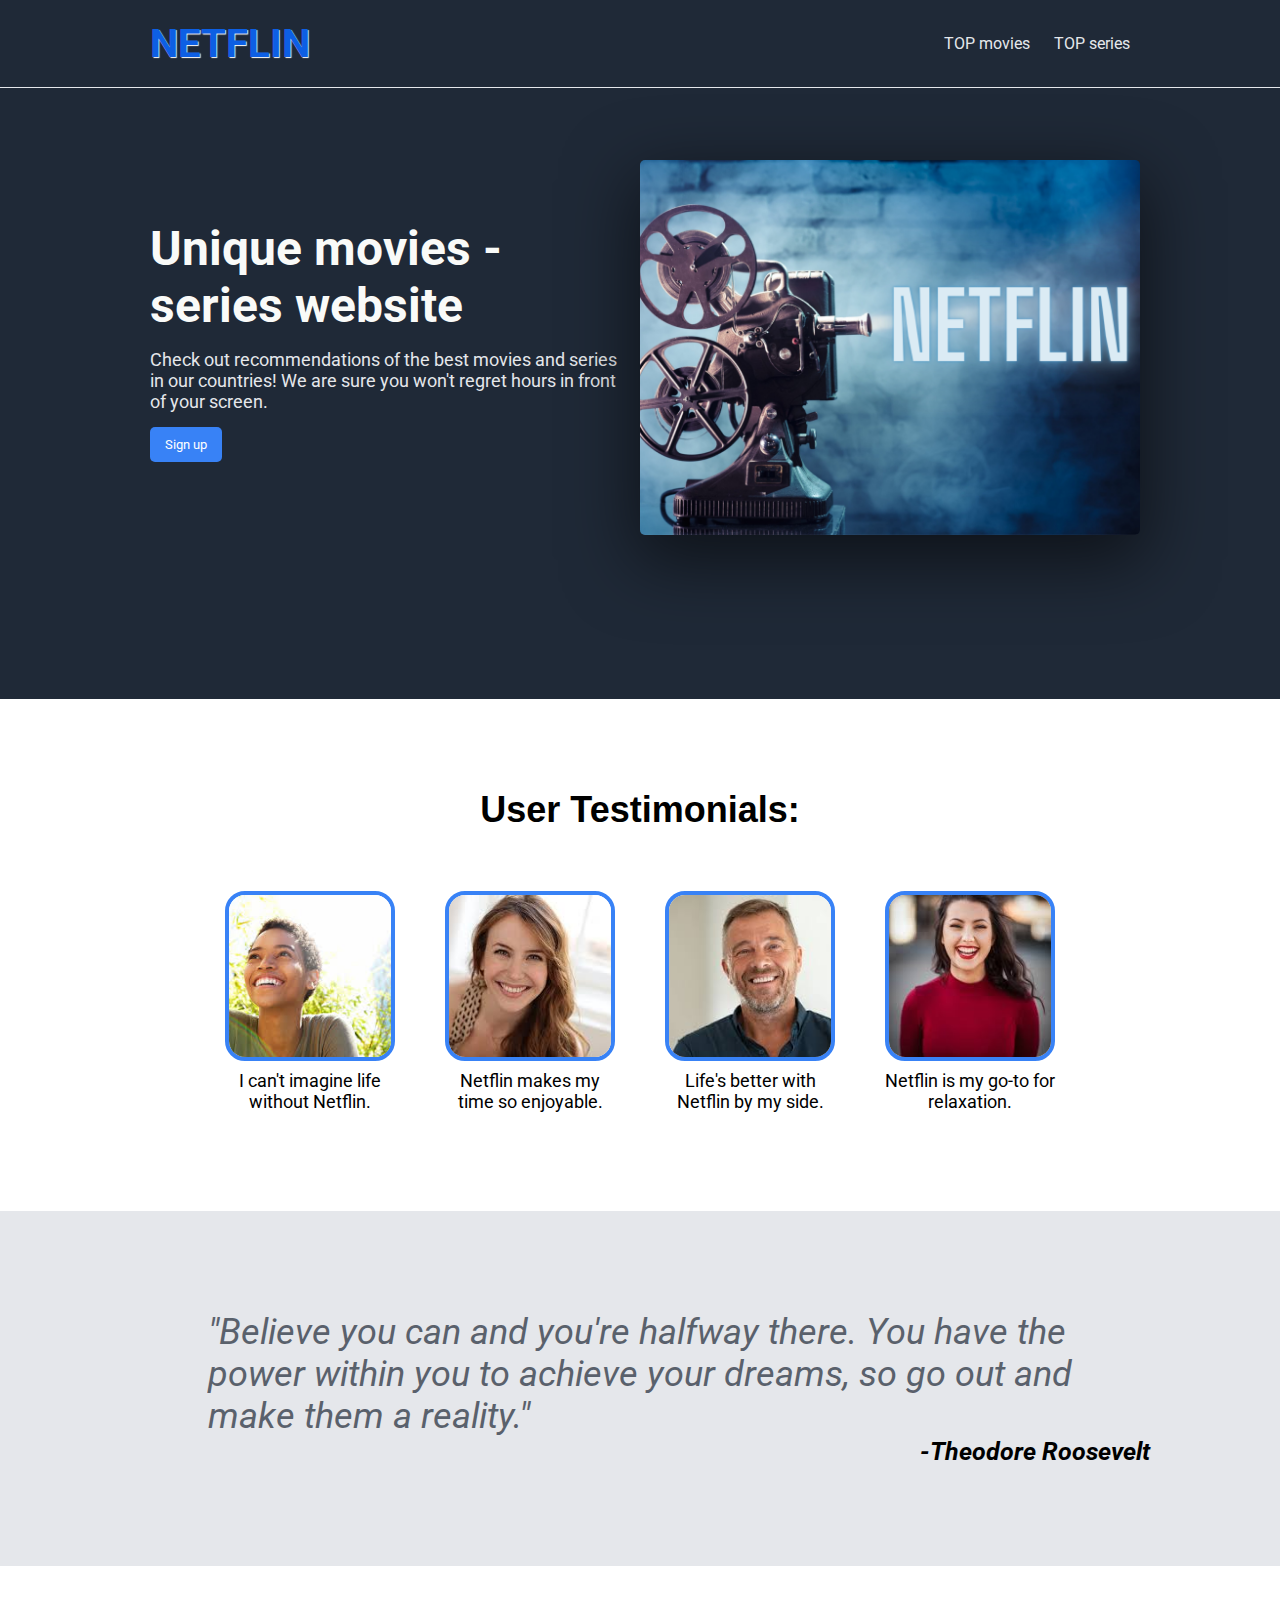
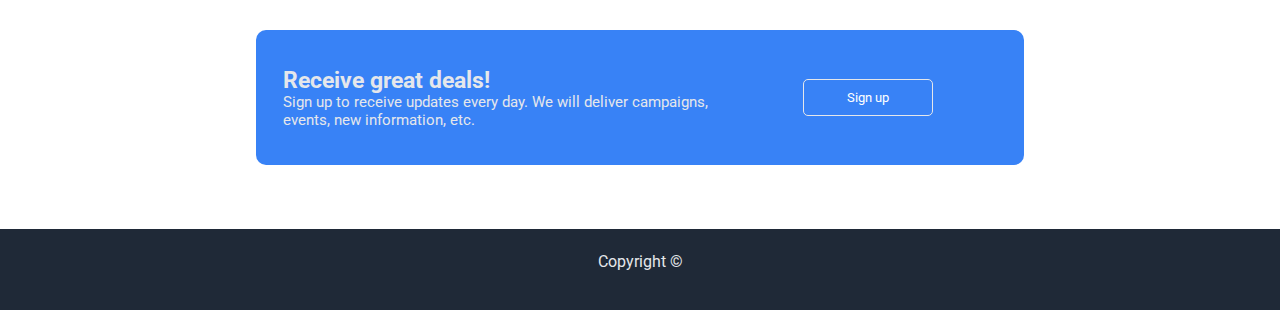
<file: index.html>
<!DOCTYPE html>
<html lang="en">
    <head>
        <meta charset="UTF-8" />
        <meta http-equiv="X-UA-Compatible" content="IE=edge" />
        <meta name="viewport" content="width=device-width, initial-scale=1.0" />
        <title>NETFLIN</title>
        <link rel="preconnect" href="https://fonts.googleapis.com" />
        <link rel="preconnect" href="https://fonts.gstatic.com" crossorigin />
        <link
            href="https://fonts.googleapis.com/css2?family=Roboto:wght@300;400&display=swap"
            rel="stylesheet" />
        <link rel="stylesheet" href="./styles/style.css" />
    </head>
    <body>
        <nav>
            <h2 class="logo">NETFLIN</h2>
            <div class="links">
                <a href="./pages/movies.html">TOP movies</a>
                <a href="./pages/series.html">TOP series</a>
            </div>
        </nav>
        <header>
            <div class="about-page">
                <div class="about-info">
                    <h1>Unique movies - series website</h1>
                    <p>
                        Check out recommendations of the best movies and series
                        in our countries! We are sure you won't regret hours in
                        front of your screen.
                    </p>
                    <button>Sign up</button>
                </div>
                <div class="cinema-image">
                    <img src="images/netflin.png" alt="cinema-img" />
                </div>
            </div>
        </header>
        <!-- RANDOM-COlUMNS SECTION -->
        <section class="user-testimonials">
            <h1>User Testimonials:</h1>
            <div class="random-columns">
                <figure>
                    <img src="./images/user1.jpg" />
                    <figcaption>
                        I can't imagine life without Netflin.
                    </figcaption>
                </figure>
                <figure>
                    <img src="./images/user2.jpg" />
                    <figcaption>Netflin makes my time so enjoyable.</figcaption>
                </figure>
                <figure>
                    <img src="./images/user4.jpg" />
                    <figcaption>
                        Life's better with Netflin by my side.
                    </figcaption>
                </figure>
                <figure>
                    <img src="./images/user3.jpg" />
                    <figcaption>Netflin is my go-to for relaxation.</figcaption>
                </figure>
            </div>
        </section>
        <!-- quote section -->
        <section class="quote">
            <p>
                "Believe you can and you're halfway there. You have the power
                within you to achieve your dreams, so go out and make them a
                reality."
            </p>
            <span class="author"><strong>-Theodore Roosevelt</strong></span>
        </section>
        <!-- sign up -->
        <section>
            <div class="box">
                <div class="box-1" id="box-1">
                    <h2 id="1-box">Receive great deals!</h2>
                    <p id="1-box">
                        Sign up to receive updates every day. We will deliver
                        campaigns, events, new information, etc.
                    </p>
                </div>
                <div class="box-1 about-info about-page" id="box-1">
                    <button>Sign up</button>
                </div>
            </div>
        </section>
        <footer>
            <p>Copyright ©</p>
        </footer>
    </body>
</html>
</file>
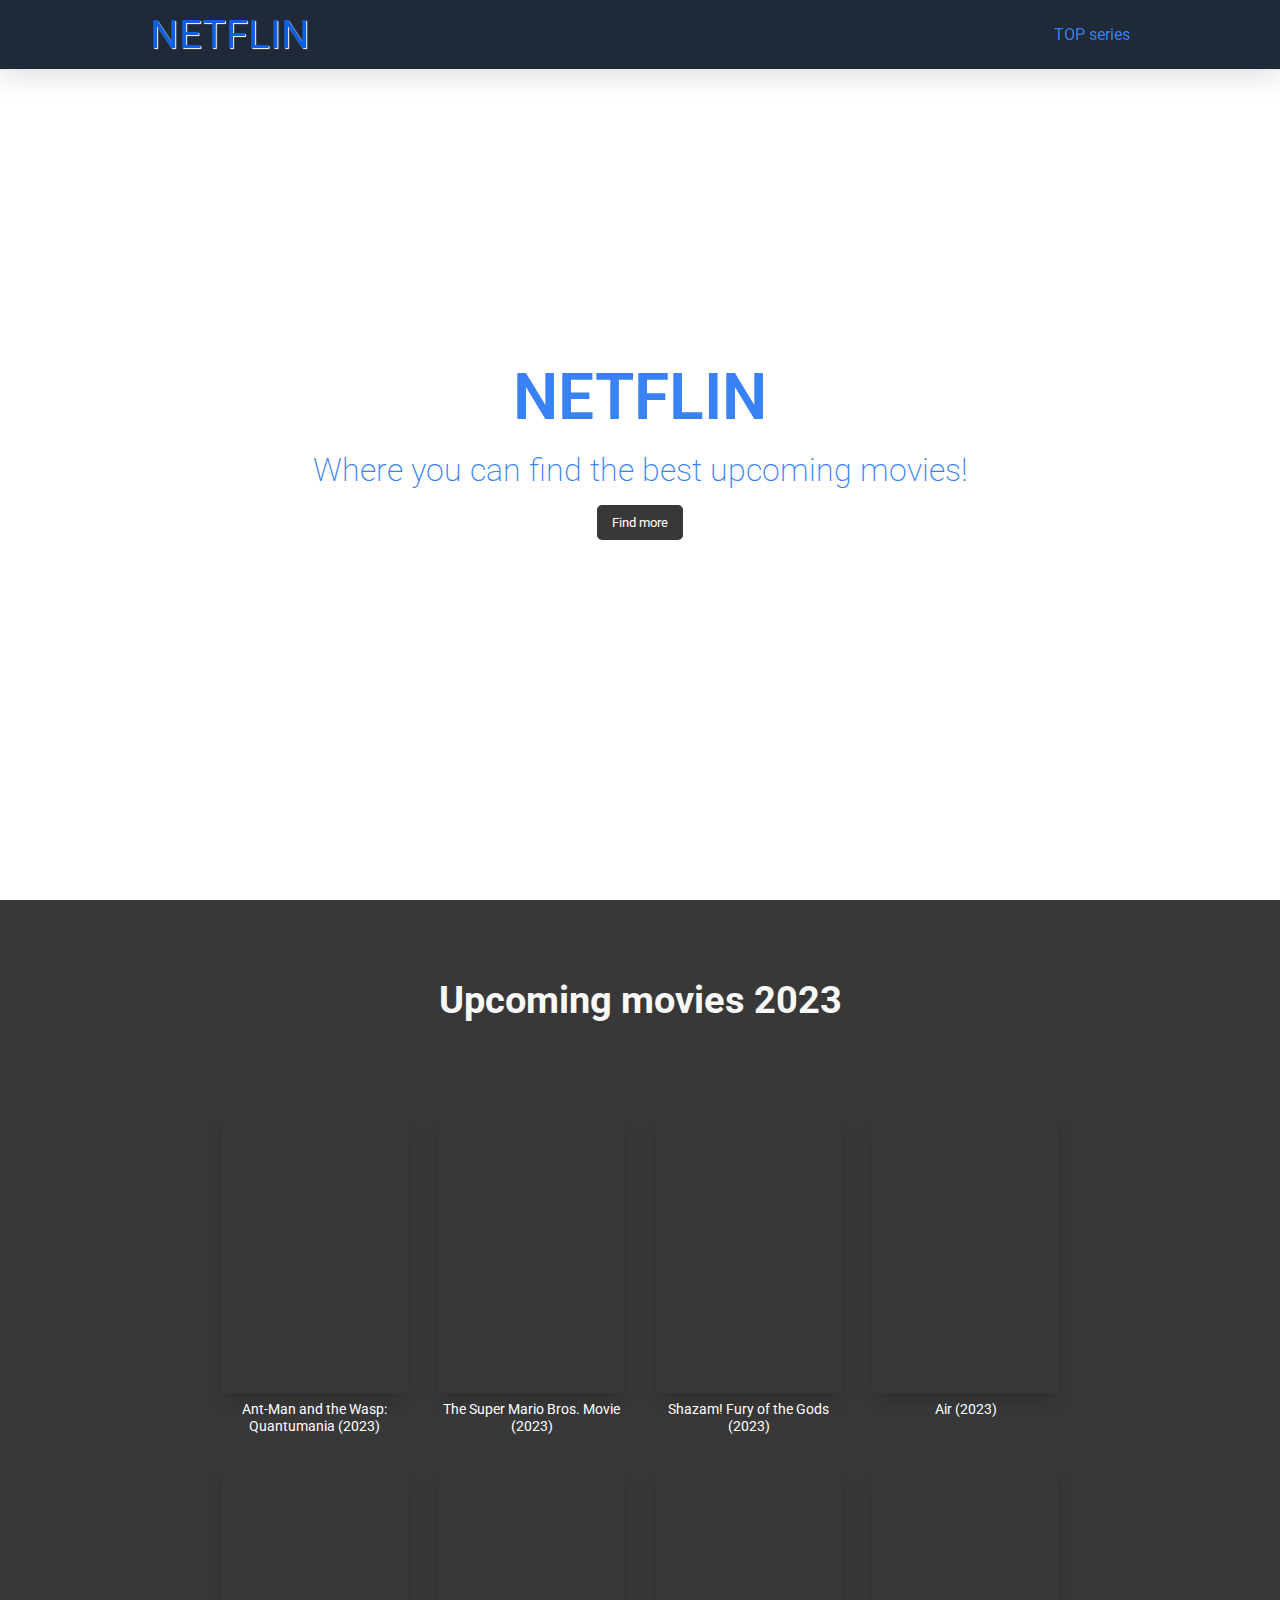
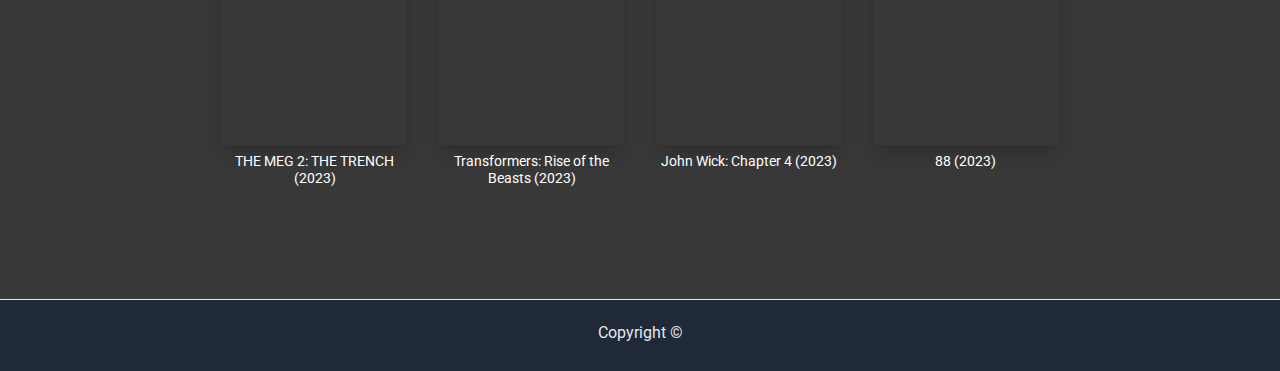
<file: movies.html>
<!DOCTYPE html>
<html lang="en">
    <head>
        <meta charset="UTF-8"/>
        <meta http-equiv="X-UA-Compatible" content="IE=edge"/>
        <meta name="viewport" content="width=device-width, initial-scale=1.0"/>
        <title>NETFLIN movies</title>
        <link rel="preconnect" href="https://fonts.googleapis.com"/>
        <link rel="preconnect" href="https://fonts.gstatic.com" crossorigin/>
        <link href="https://fonts.googleapis.com/css2?family=Roboto:wght@300;400&display=swap" rel="stylesheet" />
        <link rel="stylesheet" href="movies.css"/>
    </head>
    <body>
        <nav>
            <div class="logo">
              <a href="index.html">NETFLIN</a>
            </div>
            <div class="links">
                <a href="series.html">TOP series</a>
            </div>
        </nav>
        <section class="hero">
            <div class="hero-content">
                <h1 class="hero-title">NETFLIN</h1>
                <h2 class="hero-subtitle">
                    Where you can find the best upcoming movies!
                </h2>
                <button class="btn">
                    <a href="https://www.imdb.com/list/ls056612799/" target="_blank">Find more</a>
                </button>
            </div>
        </section>
        <section class="movie">
            <h1 class="movie-title">Upcoming movies 2023</h1>
            <div class="container">
                <a href="https://www.imdb.com/title/tt10954600/" target="_blank" class="item">
                    <div class="movies" style="background-image: url('https://hips.hearstapps.com/hmg-prod/images/disney-movies-2023-ant-man-1673544979.jpeg?resize=480:*');"></div>
                    <p>Ant-Man and the Wasp: Quantumania (2023)</p>
                </a>
                <a href="https://www.imdb.com/title/tt6718170/" target="_blank" class="item">
                    <div class="movies" style="background-image: url('https://dx35vtwkllhj9.cloudfront.net/universalstudios/super-mario-bros/images/regions/us/onesheet.jpg');"></div>
                    <p>The Super Mario Bros. Movie (2023)</p>
                </a>
                <a href="https://www.imdb.com/title/tt10151854/" target="_blank" class="item">
                    <div class="movies" style="background-image: url('https://cdn.moviefone.com/admin-uploads/posters/shazamfuryofthegods-movie-poster_1674752642.jpg?d=360x540&q=60');"></div>
                    <p>Shazam! Fury of the Gods (2023)</p>
                </a>
                <a href="https://www.imdb.com/title/tt16419074/" target="_blank" class="item">
                    <div class="movies" style="background-image: url('https://static.metacritic.com/images/products/movies/6/ae9fb65edd3138936a7c4d032e343c86.jpg');"></div>
                    <p>Air (2023)</p>
                </a>
                <a href="https://www.imdb.com/title/tt9224104/" target="_blank" class="item">
                    <div class="movies" style="background-image: url('https://moviesandmania.com/wp-content/uploads/2023/01/The-Meg-2-The-Trench-movie-film-action-horror-2023-1.jpg');"></div>
                    <p>THE MEG 2: THE TRENCH (2023)</p>
                </a>
                <a href="https://www.imdb.com/title/tt5090568/?ref_=ttrel_ov_i" class="item" target="_blank">
                    <div class="movies" style=" background-image: url('https://m.media-amazon.com/images/M/MV5BNzNlYzRkNWUtMWJlYS00NjdiLTgyYzQtZjZhYThmMWNhZWExXkEyXkFqcGdeQXVyODk4OTc3MTY@._V1_FMjpg_UX1000_.jpg');"></div>
                    <p>Transformers: Rise of the Beasts (2023)</p>
                </a>
                <a href="https://www.imdb.com/title/tt10366206/?ref_=nv_sr_srsg_1_tt_5_nm_2_q_john" class="item" target="_blank">
                    <div class="movies" style="background-image: url('https://cdn1.clickthecity.com/images/movies/poster/600/18554_2.jpg');"></div>
                    <p>John Wick: Chapter 4 (2023)</p>
                </a>
                <a href="https://www.imdb.com/title/tt19800020/?ref_=fn_al_tt_1" class="item" target="_blank">
                    <div class="movies" style="background-image: url('https://s3.amazonaws.com/nightjarprod/content/uploads/sites/130/2023/02/08120237/88-poster1.jpeg');"></div>
                    <p>88 (2023)</p>
                </a>
            </div>
        </section>
        <footer>
            <p>Copyright ©</p>
        </footer>
    </body>
</html>
</file>
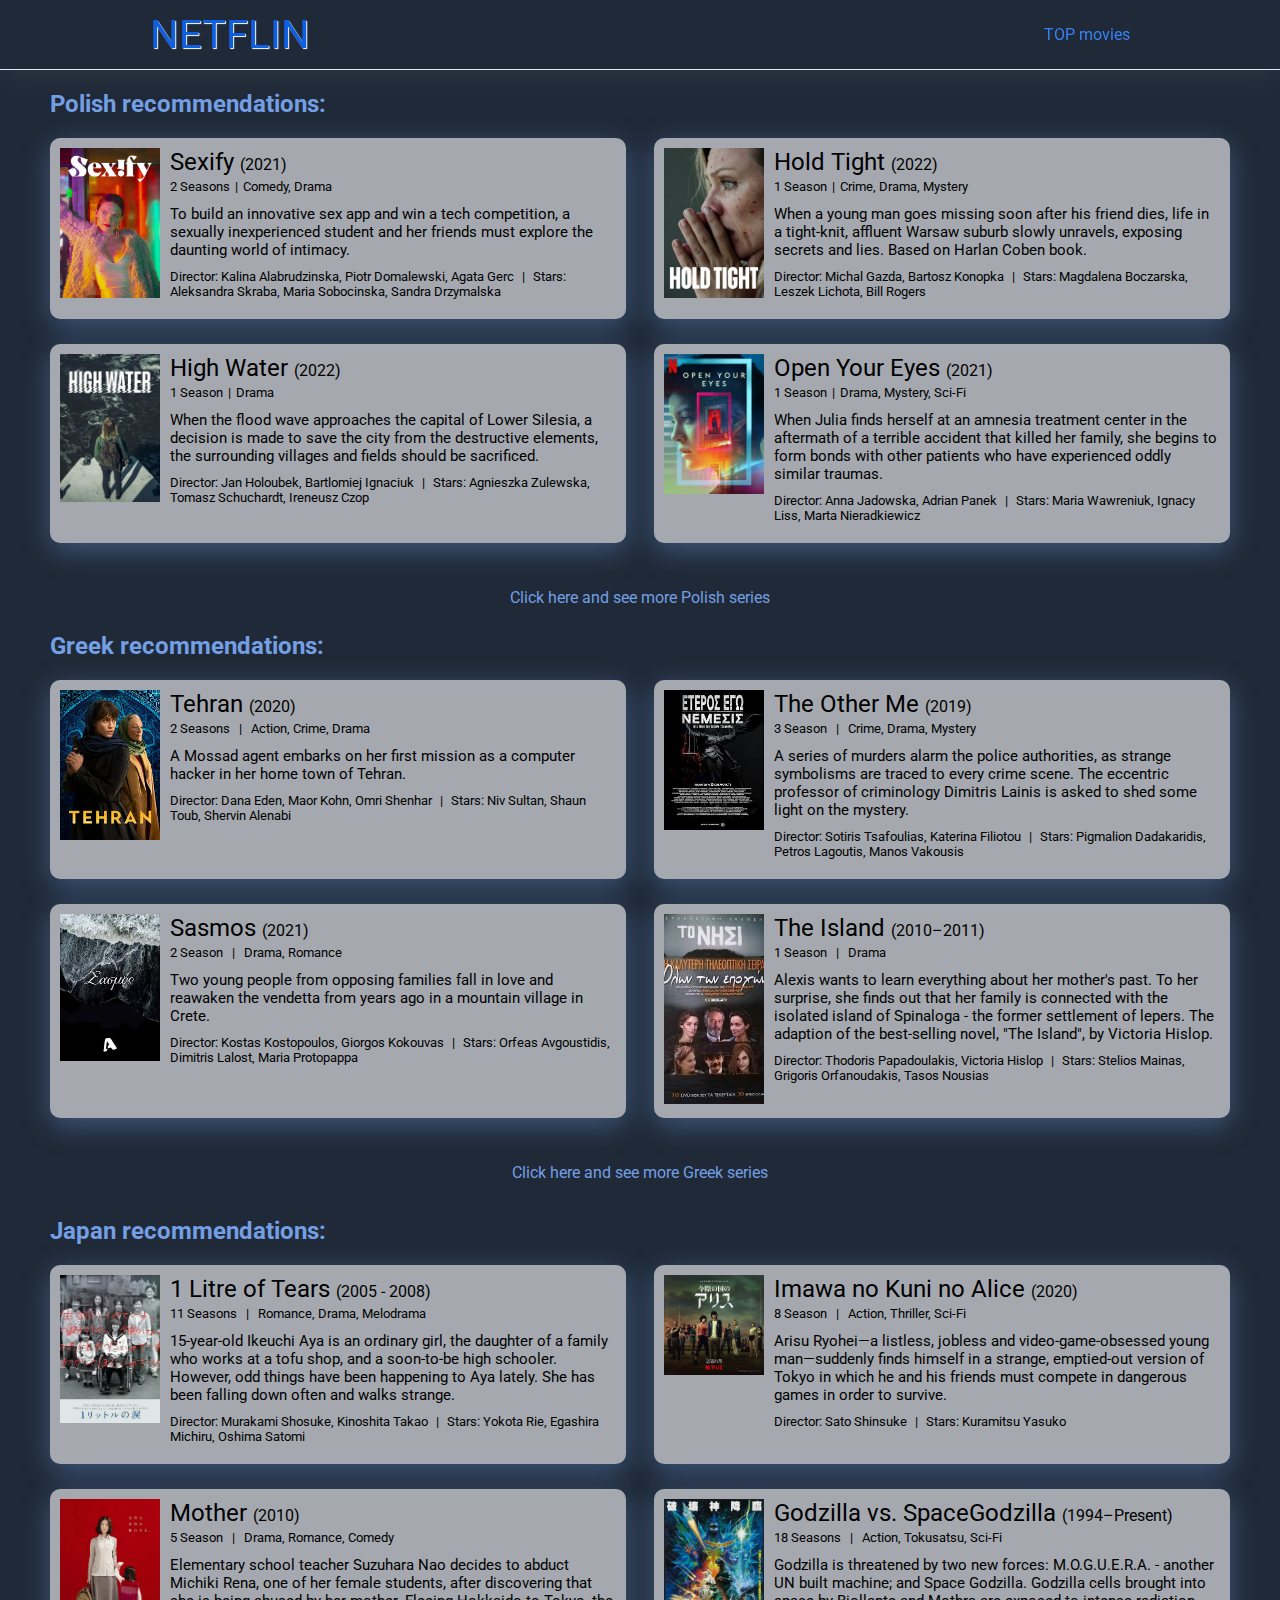
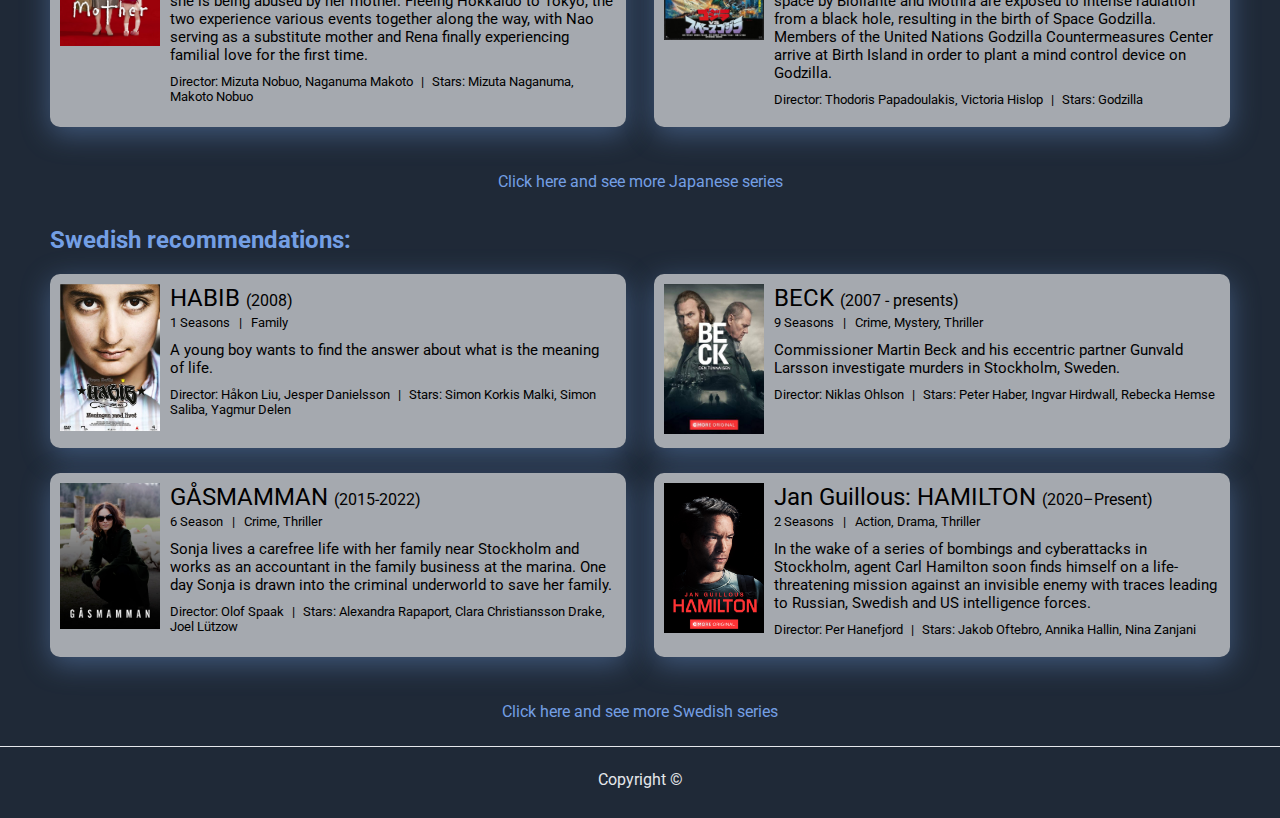
<file: series.html>
<!DOCTYPE html>
<html lang="en">
    <head>
        <meta charset="UTF-8"/>
        <meta http-equiv="X-UA-Compatible" content="IE=edge"/>
        <meta name="viewport" content="width=device-width, initial-scale=1.0"/>
        <title>NETFLIN Series</title>
        <link rel="preconnect" href="https://fonts.googleapis.com"/>
        <link rel="preconnect" href="https://fonts.gstatic.com" crossorigin/>
        <link href="https://fonts.googleapis.com/css2?family=Roboto:wght@300;400&display=swap" rel="stylesheet"/>
        <link rel="stylesheet" href="series.css"/>
    </head>
    <body>
        <nav>
            <div class="logo">
              <a href="index.html">NETFLIN</a>
            </div>
            <div class="links">
                <!-- <a href="index.html">Homepage</a> -->
                <a href="movies.html">TOP movies</a>
            </div>
        </nav>
        <div class="poland">
            <div class="country" id="country">Polish recommendations:</div>
            <div class="container">
                <div class="movie-container">
                    <div class="movie-img">
                        <a href="https://www.imdb.com/title/tt14315542/?ref_=adv_li_tt" target="_blank">
                          <img src="series-images/poland-sexify.jpeg" alt="sexify-serial"/>
                        </a>
                    </div>
                    <div class="movie-info">
                        <span class="title">Sexify </span
                        ><span class="year">(2021)</span>
                        <p>
                            <span class="runtime">2 Seasons</span
                            ><span class="ghost">|</span
                            ><span class="genre">Comedy, Drama</span>
                        </p>
                        <p class="about">
                            To build an innovative sex app and win a tech
                            competition, a sexually inexperienced student and
                            her friends must explore the daunting world of
                            intimacy.
                        </p>
                        <p class="people">
                            <span>Director: Kalina Alabrudzinska, Piotr Domalewski, Agata Gerc</span>
                            <span class="ghost">|</span>
                            <span class="stars">Stars: Aleksandra Skraba, Maria Sobocinska, Sandra Drzymalska</span>
                        </p>
                    </div>
                </div>
                <div class="movie-container">
                    <div class="movie-img">
                        <a href="https://www.imdb.com/title/tt15019128/?ref_=adv_li_tt" target="_blank">
                          <img src="series-images/poland-holdtight.jpeg" alt="hold-tight-serial"/>
                        </a>
                    </div>
                    <div class="movie-info">
                        <span class="title">Hold Tight </span
                        ><span class="year">(2022)</span>
                        <p>
                            <span class="runtime">1 Season</span
                            ><span class="ghost">|</span
                            ><span class="genre">Crime, Drama, Mystery</span>
                        </p>
                        <p class="about">
                            When a young man goes missing soon after his friend
                            dies, life in a tight-knit, affluent Warsaw suburb
                            slowly unravels, exposing secrets and lies. Based on
                            Harlan Coben book.
                        </p>
                        <p class="people">
                            <span>Director: Michal Gazda, Bartosz Konopka</span>
                            <span class="ghost">|</span>
                            <span class="stars">Stars: Magdalena Boczarska, Leszek Lichota, Bill Rogers</span>
                        </p>
                    </div>
                </div>
                <div class="movie-container">
                    <div class="movie-img">
                        <a href="https://www.imdb.com/title/tt15096728/?ref_=adv_li_tt" target="_blank">
                          <img src="series-images/poland-highWater.jpeg" alt="high-water-serial"/>
                        </a>
                    </div>
                    <div class="movie-info">
                        <span class="title">High Water </span
                        ><span class="year">(2022)</span>
                        <p>
                            <span class="runtime">1 Season</span
                            ><span class="ghost">|</span
                            ><span class="genre">Drama</span>
                        </p>
                        <p class="about">
                            When the flood wave approaches the capital of Lower
                            Silesia, a decision is made to save the city from
                            the destructive elements, the surrounding villages
                            and fields should be sacrificed.
                        </p>
                        <p class="people">
                            <span>Director: Jan Holoubek, Bartlomiej Ignaciuk</span>
                            <span class="ghost">|</span>
                            <span class="stars">Stars: Agnieszka Zulewska, Tomasz Schuchardt, Ireneusz Czop</span>
                        </p>
                    </div>
                </div>
                <div class="movie-container">
                    <div class="movie-img">
                        <a href="https://www.imdb.com/title/tt13495314/?ref_=adv_li_tt" target="_blank">
                          <img src="series-images/poland-openyoureyes.jpeg" alt="open-your-eyes-serial"/>
                        </a>
                    </div>
                    <div class="movie-info">
                        <span class="title">Open Your Eyes </span
                        ><span class="year">(2021)</span>
                        <p>
                            <span class="runtime">1 Season</span
                            ><span class="ghost">|</span
                            ><span class="genre">Drama, Mystery, Sci-Fi</span>
                        </p>
                        <p class="about">
                            When Julia finds herself at an amnesia treatment
                            center in the aftermath of a terrible accident that
                            killed her family, she begins to form bonds with
                            other patients who have experienced oddly similar
                            traumas.
                        </p>
                        <p class="people">
                            <span>Director: Anna Jadowska, Adrian Panek</span>
                            <span class="ghost">|</span>
                            <span class="stars">Stars: Maria Wawreniuk, Ignacy Liss, Marta Nieradkiewicz</span>
                        </p>
                    </div>
                </div>
            </div>
            <a class="link-more" href="https://www.imdb.com/search/title/?languages=pl&sort=moviemeter&title_type=tv_series" target="_blank">Click here and see more Polish series</a>
        </div>
        <div class="greece">
            <div class="country">Greek recommendations:</div>
            <div class="container">
                <div class="movie-container">
                    <div class="movie-img">
                        <a href="https://www.imdb.com/title/tt10577736/?ref_=adv_li_tt" target="_blank">
                          <img src="./series-images/greece-tehran.jpg" alt="tehran poster"/>
                        </a>
                    </div>
                    <div class="movie-info">
                        <span class="title">Tehran </span
                        ><span class="year">(2020)</span>
                        <p>
                            <span class="runtime">2 Seasons</span>
                            <span class="ghost">|</span>
                            <span class="genre">Action, Crime, Drama</span>
                        </p>
                        <p class="about">
                            A Mossad agent embarks on her first mission as a computer hacker in her home town of Tehran.
                        </p>
                        <p class="people">
                            <span>Director: Dana Eden, Maor Kohn, Omri Shenhar</span>
                            <span class="ghost">|</span>
                            <span class="stars">Stars: Niv Sultan, Shaun Toub, Shervin Alenabi</span>
                        </p>
                    </div>
                </div>
                <div class="movie-container">
                    <div class="movie-img">
                        <a href="https://www.imdb.com/title/tt10478048/?ref_=adv_li_tt" target="_blank">
                          <img src="./series-images/greece-other-me.jpg" alt="other me poster"/>
                        </a>
                    </div>
                    <div class="movie-info">
                        <span class="title">The Other Me </span>
                        <span class="year">(2019)</span>
                        <p>
                            <span class="runtime">3 Season</span>
                            <span class="ghost">|</span>
                            <span class="genre">Crime, Drama, Mystery</span>
                        </p>
                        <p class="about">
                            A series of murders alarm the police authorities, as
                            strange symbolisms are traced to every crime scene.
                            The eccentric professor of criminology Dimitris
                            Lainis is asked to shed some light on the mystery.
                        </p>
                        <p class="people">
                            <span>Director: Sotiris Tsafoulias, Katerina Filiotou</span>
                            <span class="ghost">|</span>
                            <span class="stars">Stars: Pigmalion Dadakaridis, Petros Lagoutis, Manos Vakousis</span>
                        </p>
                    </div>
                </div>
                <div class="movie-container">
                    <div class="movie-img">
                        <a href="https://www.imdb.com/title/tt15162022/?ref_=adv_li_tt" target="_blank">
                          <img src="./series-images/greece-sasmos.jpg" alt="sasmos poster"/>
                        </a>
                    </div>
                    <div class="movie-info">
                        <span class="title">Sasmos </span>
                        <span class="year">(2021)</span>
                        <p>
                            <span class="runtime">2 Season</span>
                            <span class="ghost">|</span>
                            <span class="genre">Drama, Romance</span>
                        </p>
                        <p class="about">
                            Two young people from opposing families fall in love
                            and reawaken the vendetta from years ago in a
                            mountain village in Crete.
                        </p>
                        <p class="people">
                            <span>Director: Kostas Kostopoulos, Giorgos Kokouvas</span>
                            <span class="ghost">|</span>
                            <span class="stars">Stars: Orfeas Avgoustidis, Dimitris Lalost, Maria Protopappa</span>
                        </p>
                    </div>
                </div>
                <div class="movie-container">
                    <div class="movie-img">
                        <a href="https://www.imdb.com/title/tt1708523/?ref_=adv_li_i" target="_blank">
                          <img src="./series-images/greece-the-island.jpg" alt="the island poster"/>
                        </a>
                    </div>
                    <div class="movie-info">
                        <span class="title">The Island </span>
                        <span class="year">(2010–2011)</span>
                        <p>
                          <span class="runtime">1 Season</span>
                          <span class="ghost">|</span>
                          <span class="genre">Drama</span>
                        </p>
                        <p class="about">
                          Alexis wants to learn everything about her mother's
                          past. To her surprise, she finds out that her family
                          is connected with the isolated island of Spinaloga -
                          the former settlement of lepers. The adaption of the
                          best-selling novel, "The Island", by Victoria
                          Hislop.
                        </p>
                        <p class="people">
                            <span>Director: Thodoris Papadoulakis, Victoria Hislop</span>
                            <span class="ghost">|</span>
                            <span class="stars">Stars: Stelios Mainas, Grigoris Orfanoudakis, Tasos Nousias</span>
                        </p>
                    </div>
                </div>
            </div>
            <a class="link-more" href="https://www.imdb.com/search/title/?title_type=tv_series&countries=gr" target="_blank" >Click here and see more Greek series</a>
        </div>
        <div class="greece">
          <div class="country">Japan recommendations:</div>
          <div class="container">
              <div class="movie-container">
                  <div class="movie-img">
                      <a href="https://mydramalist.com/2-1-litre-no-namida" target="_blank">
                        <img src="./series-images/1 litre of tears.jpeg" alt="one liter of tears"/>
                      </a>
                  </div>
                  <div class="movie-info">
                      <span class="title">1 Litre of Tears </span
                      ><span class="year">(2005 - 2008)</span>
                      <p>
                          <span class="runtime">11 Seasons</span>
                          <span class="ghost">|</span>
                          <span class="genre">Romance, Drama, Melodrama</span>
                      </p>
                      <p class="about">
                        15-year-old Ikeuchi Aya is an ordinary girl, the daughter of a family who works at a tofu shop, and a soon-to-be high schooler. However, odd things have been happening to Aya lately. She has been falling down often and walks strange.
                      </p>
                      <p class="people">
                          <span>Director: Murakami Shosuke, Kinoshita Takao</span>
                          <span class="ghost">|</span>
                          <span class="stars">Stars: Yokota Rie, Egashira Michiru, Oshima Satomi</span>
                      </p>
                  </div>
              </div>
              <div class="movie-container">
                  <div class="movie-img">
                      <a href="https://mydramalist.com/39537-imawa-no-kuni-no-arisu" target="_blank">
                        <img src="./series-images/Imawa no Kuni no Alice.jpeg" alt="alice poster"/>
                      </a>
                  </div>
                  <div class="movie-info">
                      <span class="title">Imawa no Kuni no Alice </span>
                      <span class="year">(2020)</span>
                      <p>
                          <span class="runtime">8 Season</span>
                          <span class="ghost">|</span>
                          <span class="genre">Action, Thriller, Sci-Fi</span>
                      </p>
                      <p class="about">
                        Arisu Ryohei—a listless, jobless and video-game-obsessed young man—suddenly finds himself in a strange, emptied-out version of Tokyo in which he and his friends must compete in dangerous games in order to survive.
                      </p>
                      <p class="people">
                          <span>Director: Sato Shinsuke</span>
                          <span class="ghost">|</span>
                          <span class="stars">Stars: Kuramitsu Yasuko</span>
                      </p>
                  </div>
              </div>
              <div class="movie-container">
                  <div class="movie-img">
                      <a href="https://mydramalist.com/312-mother" target="_blank">
                        <img src="./series-images/mother.jpeg" alt="mother poster"/>
                      </a>
                  </div>
                  <div class="movie-info">
                      <span class="title">Mother </span>
                      <span class="year">(2010)</span>
                      <p>
                          <span class="runtime">5 Season</span>
                          <span class="ghost">|</span>
                          <span class="genre">Drama, Romance, Comedy</span>
                      </p>
                      <p class="about">
                        Elementary school teacher Suzuhara Nao decides to abduct Michiki Rena, one of her female students, after discovering that she is being abused by her mother. Fleeing Hokkaido to Tokyo, the two experience various events together along the way, with Nao serving as a substitute mother and Rena finally experiencing familial love for the first time.
                      </p>
                      <p class="people">
                          <span>Director:  Mizuta Nobuo, Naganuma Makoto</span>
                          <span class="ghost">|</span>
                          <span class="stars">Stars:  Mizuta Naganuma, Makoto Nobuo</span>
                      </p>
                  </div>
              </div>
              <div class="movie-container">
                  <div class="movie-img">
                      <a href="https://mydramalist.com/4922-godzilla-vs.-spacegodzilla" target="_blank">
                        <img src="./series-images/godzilla.jpeg" alt="godzilla poster"/>
                      </a>
                  </div>
                  <div class="movie-info">
                      <span class="title">Godzilla vs. SpaceGodzilla </span>
                      <span class="year">(1994–Present)</span>
                      <p>
                        <span class="runtime">18 Seasons</span>
                        <span class="ghost">|</span>
                        <span class="genre">Action, Tokusatsu, Sci-Fi</span>
                      </p>
                      <p class="about">
                        Godzilla is threatened by two new forces: M.O.G.U.E.R.A. - another UN built machine; and Space Godzilla.
                        Godzilla cells brought into space by Biollante and Mothra are exposed to intense radiation from a black hole, resulting in the birth of Space Godzilla. Members of the United Nations Godzilla Countermeasures Center arrive at Birth Island in order to plant a mind control device on Godzilla.
                      </p>
                      <p class="people">
                          <span>Director: Thodoris Papadoulakis, Victoria Hislop</span>
                          <span class="ghost">|</span>
                          <span class="stars">Stars: Godzilla</span>
                      </p>
                  </div>
              </div>
          </div>
          <a class="link-more" href="https://mydramalist.com/search?q=" target="_blank" >Click here and see more Japanese series</a>
      </div>
      <div class="greece">
        <div class="country">Swedish recommendations:</div>
        <div class="container">
            <div class="movie-container">
                <div class="movie-img">
                    <a href="https://www.imdb.com/title/tt1324417/" target="_blank">
                      <img src="./series-images/habib.jpg" alt="habib"/>
                    </a>
                </div>
                <div class="movie-info">
                    <span class="title">HABIB </span
                    ><span class="year">(2008)</span>
                    <p>
                        <span class="runtime">1 Seasons</span>
                        <span class="ghost">|</span>
                        <span class="genre">Family</span>
                    </p>
                    <p class="about">
                        A young boy wants to find the answer about what is the meaning of life.
                    </p>
                    <p class="people">
                        <span>Director: Håkon Liu, Jesper Danielsson</span>
                        <span class="ghost">|</span>
                        <span class="stars">Stars: Simon Korkis Malki, Simon Saliba, Yagmur Delen</span>
                    </p>
                </div>
            </div>
            <div class="movie-container">
                <div class="movie-img">
                    <a href="https://www.imdb.com/title/tt0907683/" target="_blank">
                      <img src="./series-images/beck.jpg" alt="beck"/>
                    </a>
                </div>
                <div class="movie-info">
                    <span class="title">BECK </span>
                    <span class="year">(2007 - presents)</span>
                    <p>
                        <span class="runtime">9 Seasons</span>
                        <span class="ghost">|</span>
                        <span class="genre">Crime, Mystery, Thriller</span>
                    </p>
                    <p class="about">
                        Commissioner Martin Beck and his eccentric partner Gunvald Larsson investigate murders in Stockholm, Sweden.
                    </p>
                    <p class="people">
                        <span>Director: Niklas Ohlson</span>
                        <span class="ghost">|</span>
                        <span class="stars">Stars: Peter Haber, Ingvar Hirdwall, Rebecka Hemse</span>
                    </p>
                </div>
            </div>
            <div class="movie-container">
                <div class="movie-img">
                    <a href="https://www.imdb.com/title/tt4716466/" target="_blank">
                      <img src="./series-images/gasmamman.jpg" alt="gåsmamman"/>
                    </a>
                </div>
                <div class="movie-info">
                    <span class="title">GÅSMAMMAN </span>
                    <span class="year">(2015-2022)</span>
                    <p>
                        <span class="runtime">6 Season</span>
                        <span class="ghost">|</span>
                        <span class="genre">Crime, Thriller</span>
                    </p>
                    <p class="about">
                        Sonja lives a carefree life with her family near Stockholm and works as an accountant in the family business at the marina. One day Sonja is drawn into the criminal underworld to save her family.
                    </p>
                    <p class="people">
                        <span>Director: Olof Spaak</span>
                        <span class="ghost">|</span>
                        <span class="stars">Stars: Alexandra Rapaport, Clara Christiansson Drake, Joel Lützow</span>
                    </p>
                </div>
            </div>
            <div class="movie-container">
                <div class="movie-img">
                    <a href="https://www.imdb.com/title/tt5534588/" target="_blank">
                      <img src="./series-images/hamilton.jpg" alt="hamilton"/>
                    </a>
                </div>
                <div class="movie-info">
                    <span class="title">Jan Guillous: HAMILTON </span>
                    <span class="year">(2020–Present)</span>
                    <p>
                      <span class="runtime">2 Seasons</span>
                      <span class="ghost">|</span>
                      <span class="genre">Action, Drama, Thriller</span>
                    </p>
                    <p class="about">
                        In the wake of a series of bombings and cyberattacks in Stockholm, agent Carl Hamilton soon finds himself on a life-threatening mission against an invisible enemy with traces leading to Russian, Swedish and US intelligence forces.
                    </p>
                    <p class="people">
                        <span>Director: Per Hanefjord</span>
                        <span class="ghost">|</span>
                        <span class="stars">Stars: Jakob Oftebro, Annika Hallin, Nina Zanjani</span>
                    </p>
                </div>
            </div>
        </div>
        <a class="link-more" href="https://www.imdb.com/find/?q=swedish%20series&ref_=nv_sr_sm" target="_blank" >Click here and see more Swedish series</a>
    </div>
    <footer>
        <p>Copyright ©</p>
    </footer>
    </body>
</html>
</file>
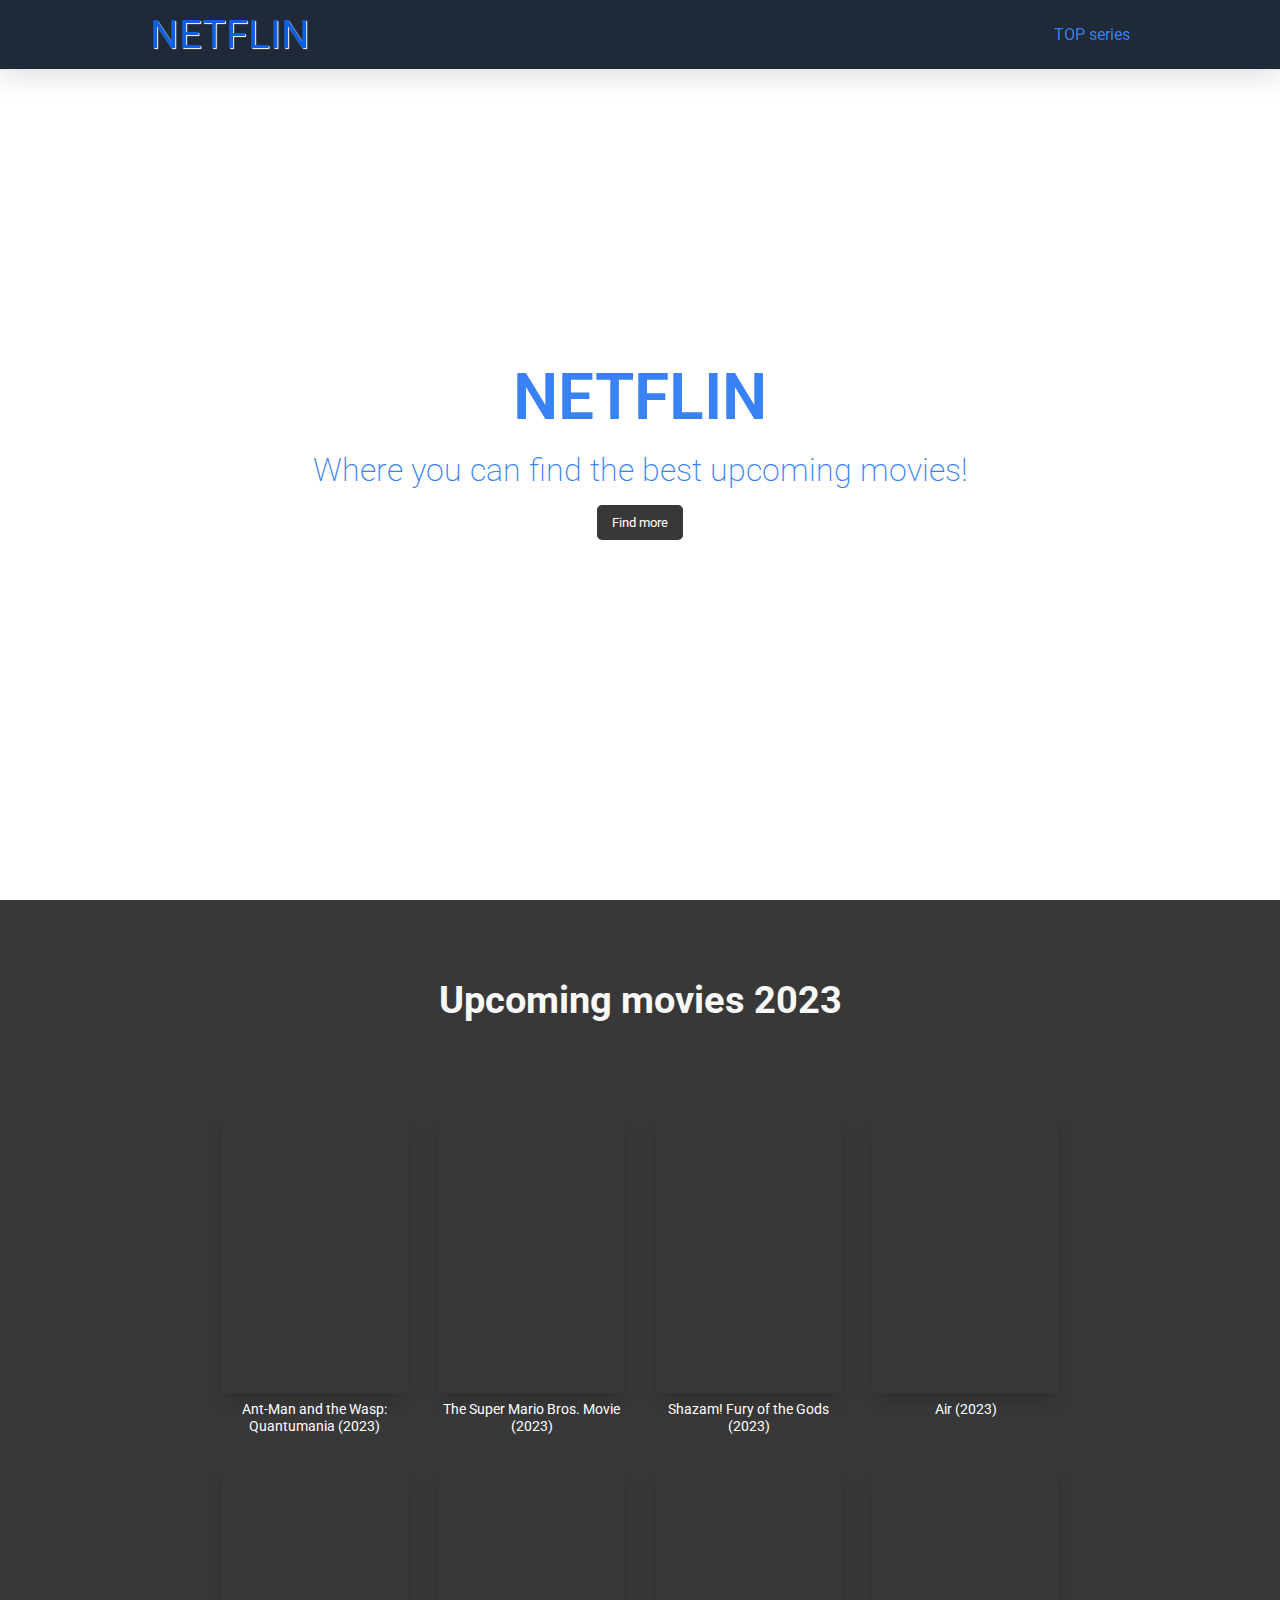
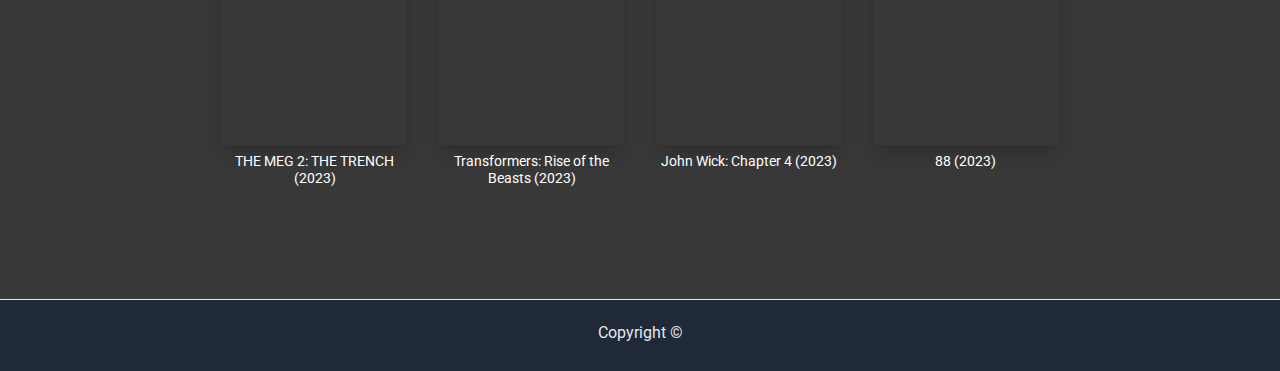
<file: pages/movies.html>
<!DOCTYPE html>
<html lang="en">
    <head>
        <meta charset="UTF-8"/>
        <meta http-equiv="X-UA-Compatible" content="IE=edge"/>
        <meta name="viewport" content="width=device-width, initial-scale=1.0"/>
        <title>NETFLIN movies</title>
        <link rel="preconnect" href="https://fonts.googleapis.com"/>
        <link rel="preconnect" href="https://fonts.gstatic.com" crossorigin/>
        <link href="https://fonts.googleapis.com/css2?family=Roboto:wght@300;400&display=swap" rel="stylesheet"/>
        <link rel="stylesheet" href="../styles/movies.css"/>
    </head>
    <body>
        <nav>
            <div class="logo">
              <a href="../index.html">NETFLIN</a>
            </div>
            <div class="links">
                <a href="../pages/series.html">TOP series</a>
            </div>
        </nav>
        <section class="hero">
            <div class="hero-content">
                <h1 class="hero-title">NETFLIN</h1>
                <h2 class="hero-subtitle">
                    Where you can find the best upcoming movies!
                </h2>
                <button class="btn">
                    <a href="https://www.imdb.com/list/ls056612799/" target="_blank">Find more</a>
                </button>
            </div>
        </section>
        <section class="movie">
            <h1 class="movie-title">Upcoming movies 2023</h1>
            <div class="container">
                <a href="https://www.imdb.com/title/tt10954600/" target="_blank" class="item">
                    <div class="movies" style="background-image: url('https://hips.hearstapps.com/hmg-prod/images/disney-movies-2023-ant-man-1673544979.jpeg?resize=480:*');"></div>
                    <p>Ant-Man and the Wasp: Quantumania (2023)</p>
                </a>
                <a href="https://www.imdb.com/title/tt6718170/" target="_blank" class="item">
                    <div class="movies" style="background-image: url('https://dx35vtwkllhj9.cloudfront.net/universalstudios/super-mario-bros/images/regions/us/onesheet.jpg');"></div>
                    <p>The Super Mario Bros. Movie (2023)</p>
                </a>
                <a href="https://www.imdb.com/title/tt10151854/" target="_blank" class="item">
                    <div class="movies" style="background-image: url('https://cdn.moviefone.com/admin-uploads/posters/shazamfuryofthegods-movie-poster_1674752642.jpg?d=360x540&q=60');"></div>
                    <p>Shazam! Fury of the Gods (2023)</p>
                </a>
                <a href="https://www.imdb.com/title/tt16419074/" target="_blank" class="item">
                    <div class="movies" style="background-image: url('https://static.metacritic.com/images/products/movies/6/ae9fb65edd3138936a7c4d032e343c86.jpg');"></div>
                    <p>Air (2023)</p>
                </a>
                <a href="https://www.imdb.com/title/tt9224104/" target="_blank" class="item">
                    <div class="movies" style="background-image: url('https://moviesandmania.com/wp-content/uploads/2023/01/The-Meg-2-The-Trench-movie-film-action-horror-2023-1.jpg');"></div>
                    <p>THE MEG 2: THE TRENCH (2023)</p>
                </a>
                <a href="https://www.imdb.com/title/tt5090568/?ref_=ttrel_ov_i" class="item" target="_blank">
                    <div class="movies" style=" background-image: url('https://m.media-amazon.com/images/M/MV5BNzNlYzRkNWUtMWJlYS00NjdiLTgyYzQtZjZhYThmMWNhZWExXkEyXkFqcGdeQXVyODk4OTc3MTY@._V1_FMjpg_UX1000_.jpg');"></div>
                    <p>Transformers: Rise of the Beasts (2023)</p>
                </a>
                <a href="https://www.imdb.com/title/tt10366206/?ref_=nv_sr_srsg_1_tt_5_nm_2_q_john" class="item" target="_blank">
                    <div class="movies" style="background-image: url('https://cdn1.clickthecity.com/images/movies/poster/600/18554_2.jpg');"></div>
                    <p>John Wick: Chapter 4 (2023)</p>
                </a>
                <a href="https://www.imdb.com/title/tt19800020/?ref_=fn_al_tt_1" class="item" target="_blank">
                    <div class="movies" style="background-image: url('https://s3.amazonaws.com/nightjarprod/content/uploads/sites/130/2023/02/08120237/88-poster1.jpeg');"></div>
                    <p>88 (2023)</p>
                </a>
            </div>
        </section>
        <footer>
            <p>Copyright ©</p>
        </footer>
    </body>
</html>
</file>
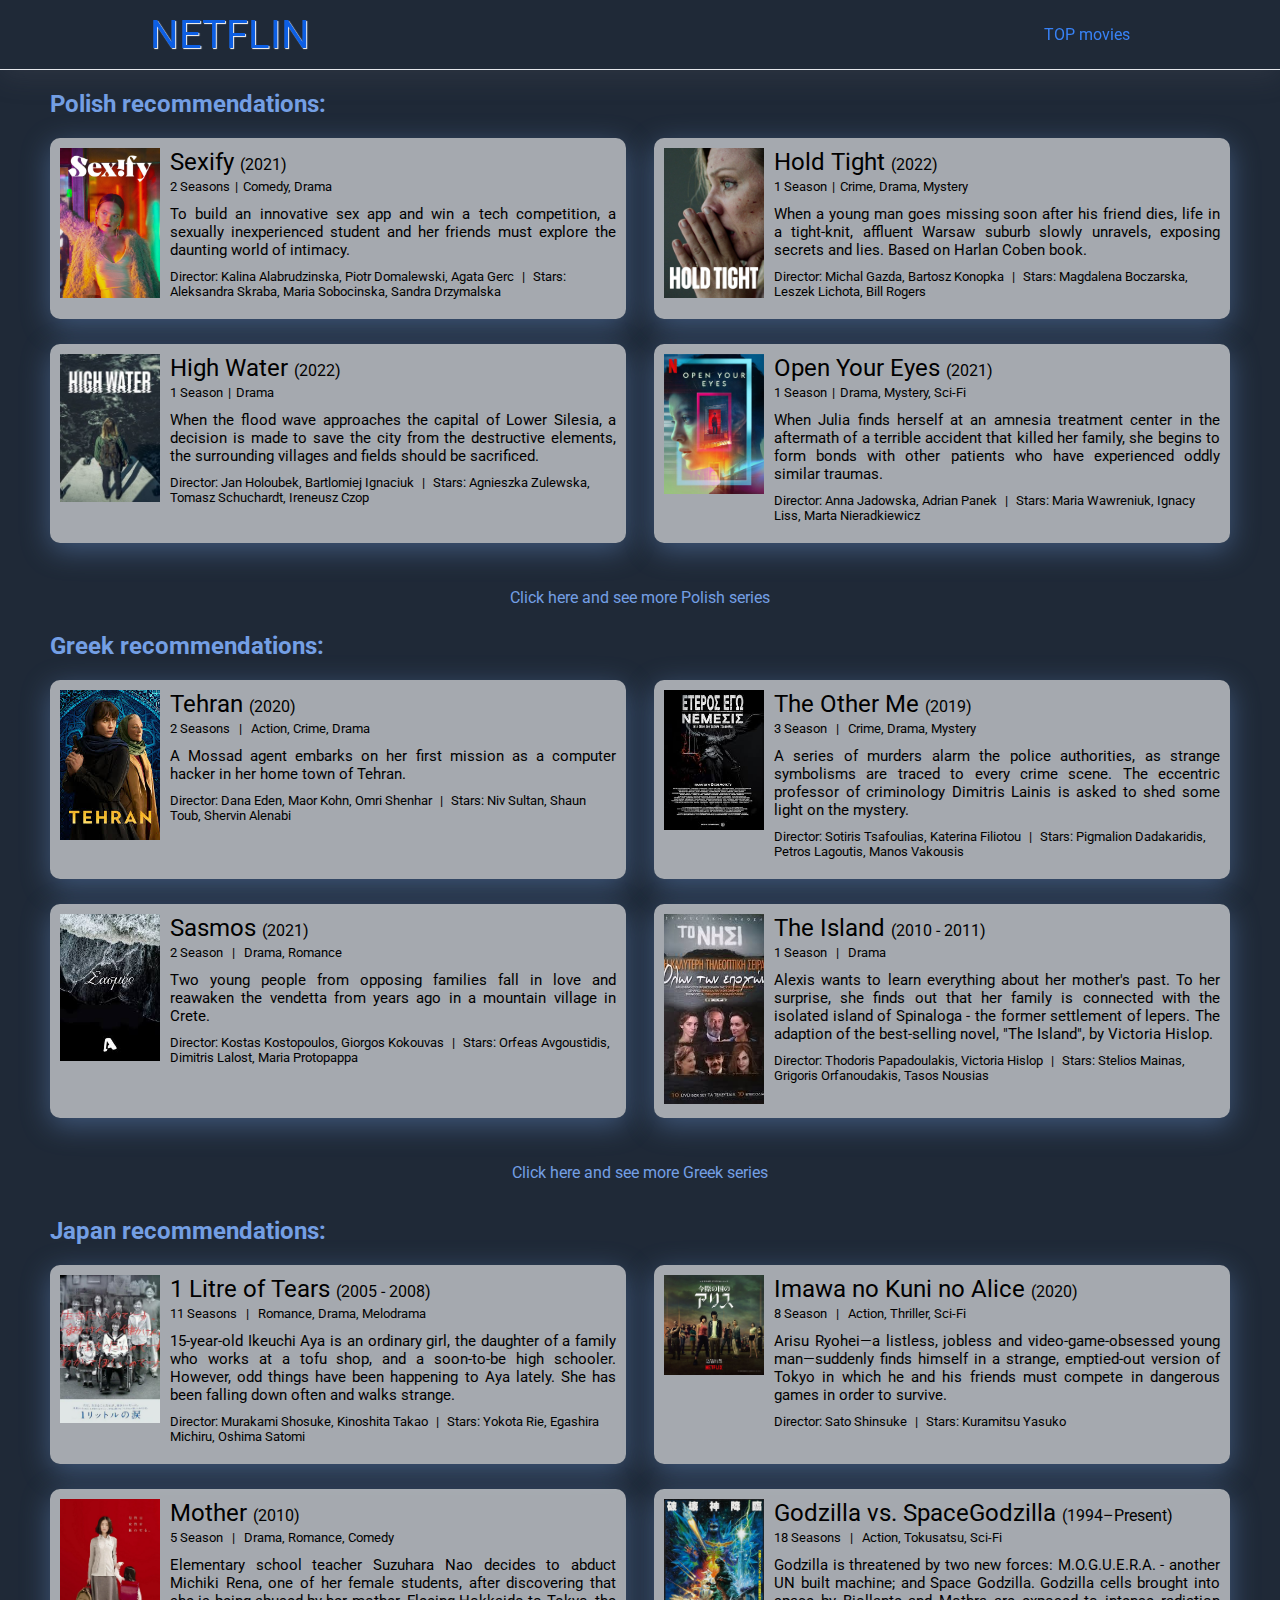
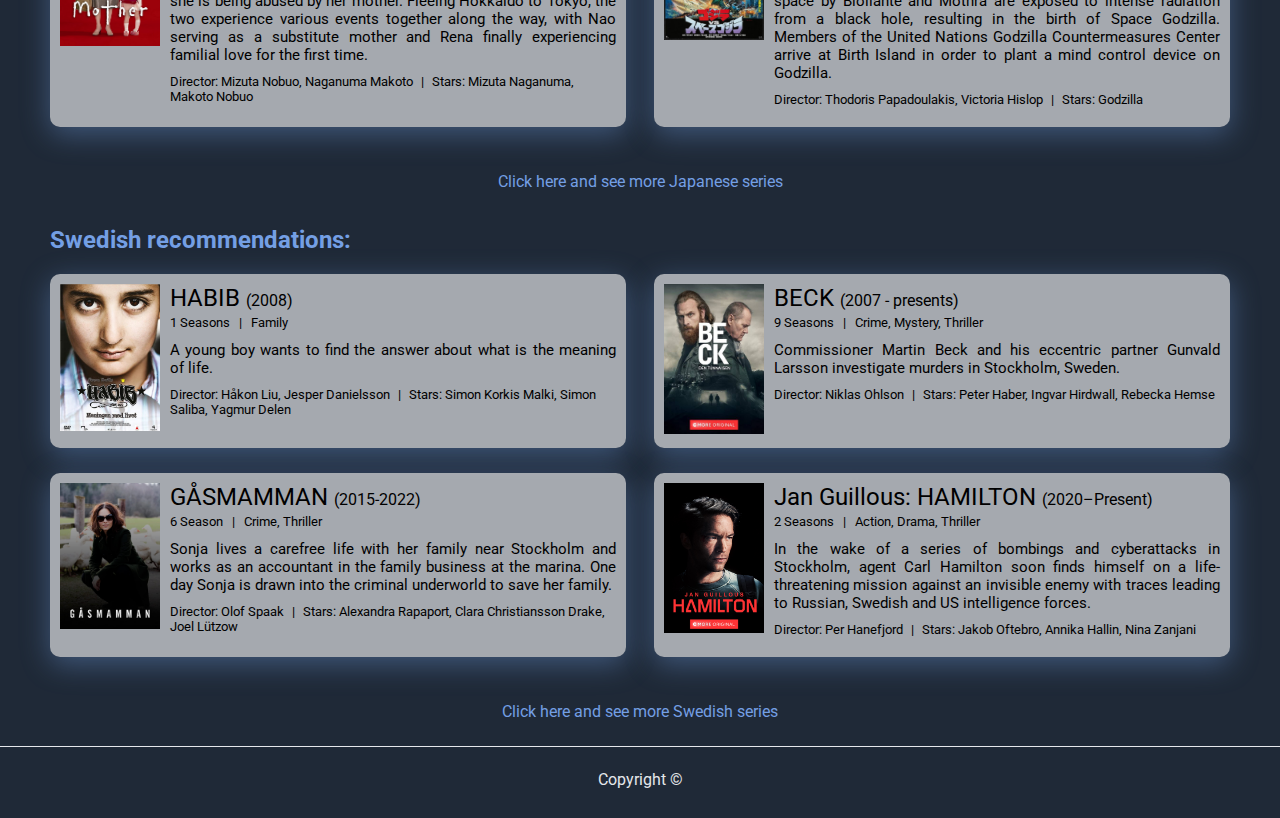
<file: pages/series.html>
<!DOCTYPE html>
<html lang="en">
    <head>
        <meta charset="UTF-8"/>
        <meta http-equiv="X-UA-Compatible" content="IE=edge"/>
        <meta name="viewport" content="width=device-width, initial-scale=1.0"/>
        <title>NETFLIN Series</title>
        <link rel="preconnect" href="https://fonts.googleapis.com"/>
        <link rel="preconnect" href="https://fonts.gstatic.com" crossorigin/>
        <link href="https://fonts.googleapis.com/css2?family=Roboto:wght@300;400&display=swap" rel="stylesheet"/>
        <link rel="stylesheet" href="../styles/series.css"/>
    </head>
    <body>
        <nav>
            <div class="logo">
              <a href="../index.html">NETFLIN</a>
            </div>
            <div class="links">
                <a href="../pages/movies.html">TOP movies</a>
            </div>
        </nav>
        <div class="poland">
            <div class="country" id="country">Polish recommendations:</div>
            <div class="container">
                <div class="movie-container">
                    <div class="movie-img">
                        <a href="https://www.imdb.com/title/tt14315542/?ref_=adv_li_tt" target="_blank">
                          <img src="../images/series-images/poland-sexify.jpeg" alt="sexify-serial"/>
                        </a>
                    </div>
                    <div class="movie-info">
                        <span class="title">Sexify </span
                        ><span class="year">(2021)</span>
                        <p>
                            <span class="runtime">2 Seasons</span
                            ><span class="ghost">|</span
                            ><span class="genre">Comedy, Drama</span>
                        </p>
                        <p class="about">
                            To build an innovative sex app and win a tech
                            competition, a sexually inexperienced student and
                            her friends must explore the daunting world of
                            intimacy.
                        </p>
                        <p class="people">
                            <span>Director: Kalina Alabrudzinska, Piotr Domalewski, Agata Gerc</span>
                            <span class="ghost">|</span>
                            <span class="stars">Stars: Aleksandra Skraba, Maria Sobocinska, Sandra Drzymalska</span>
                        </p>
                    </div>
                </div>
                <div class="movie-container">
                    <div class="movie-img">
                        <a href="https://www.imdb.com/title/tt15019128/?ref_=adv_li_tt" target="_blank">
                          <img src="../images/series-images/poland-holdtight.jpeg" alt="hold-tight-serial"/>
                        </a>
                    </div>
                    <div class="movie-info">
                        <span class="title">Hold Tight </span
                        ><span class="year">(2022)</span>
                        <p>
                            <span class="runtime">1 Season</span
                            ><span class="ghost">|</span
                            ><span class="genre">Crime, Drama, Mystery</span>
                        </p>
                        <p class="about">
                            When a young man goes missing soon after his friend
                            dies, life in a tight-knit, affluent Warsaw suburb
                            slowly unravels, exposing secrets and lies. Based on
                            Harlan Coben book.
                        </p>
                        <p class="people">
                            <span>Director: Michal Gazda, Bartosz Konopka</span>
                            <span class="ghost">|</span>
                            <span class="stars">Stars: Magdalena Boczarska, Leszek Lichota, Bill Rogers</span>
                        </p>
                    </div>
                </div>
                <div class="movie-container">
                    <div class="movie-img">
                        <a href="https://www.imdb.com/title/tt15096728/?ref_=adv_li_tt" target="_blank">
                          <img src="../images/series-images/poland-highWater.jpeg" alt="high-water-serial"/>
                        </a>
                    </div>
                    <div class="movie-info">
                        <span class="title">High Water </span
                        ><span class="year">(2022)</span>
                        <p>
                            <span class="runtime">1 Season</span
                            ><span class="ghost">|</span
                            ><span class="genre">Drama</span>
                        </p>
                        <p class="about">
                            When the flood wave approaches the capital of Lower
                            Silesia, a decision is made to save the city from
                            the destructive elements, the surrounding villages
                            and fields should be sacrificed.
                        </p>
                        <p class="people">
                            <span>Director: Jan Holoubek, Bartlomiej Ignaciuk</span>
                            <span class="ghost">|</span>
                            <span class="stars">Stars: Agnieszka Zulewska, Tomasz Schuchardt, Ireneusz Czop</span>
                        </p>
                    </div>
                </div>
                <div class="movie-container">
                    <div class="movie-img">
                        <a href="https://www.imdb.com/title/tt13495314/?ref_=adv_li_tt" target="_blank">
                          <img src="../images/series-images/poland-openyoureyes.jpeg" alt="open-your-eyes-serial"/>
                        </a>
                    </div>
                    <div class="movie-info">
                        <span class="title">Open Your Eyes </span
                        ><span class="year">(2021)</span>
                        <p>
                            <span class="runtime">1 Season</span
                            ><span class="ghost">|</span
                            ><span class="genre">Drama, Mystery, Sci-Fi</span>
                        </p>
                        <p class="about">
                            When Julia finds herself at an amnesia treatment
                            center in the aftermath of a terrible accident that
                            killed her family, she begins to form bonds with
                            other patients who have experienced oddly similar
                            traumas.
                        </p>
                        <p class="people">
                            <span>Director: Anna Jadowska, Adrian Panek</span>
                            <span class="ghost">|</span>
                            <span class="stars">Stars: Maria Wawreniuk, Ignacy Liss, Marta Nieradkiewicz</span>
                        </p>
                    </div>
                </div>
            </div>
            <a class="link-more" href="https://www.imdb.com/search/title/?languages=pl&sort=moviemeter&title_type=tv_series" target="_blank">Click here and see more Polish series</a>
        </div>
        <div class="greece">
            <div class="country">Greek recommendations:</div>
            <div class="container">
                <div class="movie-container">
                    <div class="movie-img">
                        <a href="https://www.imdb.com/title/tt10577736/?ref_=adv_li_tt" target="_blank">
                          <img src="../images/series-images/greece-tehran.jpg" alt="tehran poster"/>
                        </a>
                    </div>
                    <div class="movie-info">
                        <span class="title">Tehran </span
                        ><span class="year">(2020)</span>
                        <p>
                            <span class="runtime">2 Seasons</span>
                            <span class="ghost">|</span>
                            <span class="genre">Action, Crime, Drama</span>
                        </p>
                        <p class="about">
                            A Mossad agent embarks on her first mission as a computer hacker in her home town of Tehran.
                        </p>
                        <p class="people">
                            <span>Director: Dana Eden, Maor Kohn, Omri Shenhar</span>
                            <span class="ghost">|</span>
                            <span class="stars">Stars: Niv Sultan, Shaun Toub, Shervin Alenabi</span>
                        </p>
                    </div>
                </div>
                <div class="movie-container">
                    <div class="movie-img">
                        <a href="https://www.imdb.com/title/tt10478048/?ref_=adv_li_tt" target="_blank">
                          <img src="../images/series-images/greece-other-me.jpg" alt="other me poster"/>
                        </a>
                    </div>
                    <div class="movie-info">
                        <span class="title">The Other Me </span>
                        <span class="year">(2019)</span>
                        <p>
                            <span class="runtime">3 Season</span>
                            <span class="ghost">|</span>
                            <span class="genre">Crime, Drama, Mystery</span>
                        </p>
                        <p class="about">
                            A series of murders alarm the police authorities, as
                            strange symbolisms are traced to every crime scene.
                            The eccentric professor of criminology Dimitris
                            Lainis is asked to shed some light on the mystery.
                        </p>
                        <p class="people">
                            <span>Director: Sotiris Tsafoulias, Katerina Filiotou</span>
                            <span class="ghost">|</span>
                            <span class="stars">Stars: Pigmalion Dadakaridis, Petros Lagoutis, Manos Vakousis</span>
                        </p>
                    </div>
                </div>
                <div class="movie-container">
                    <div class="movie-img">
                        <a href="https://www.imdb.com/title/tt15162022/?ref_=adv_li_tt" target="_blank">
                          <img src="../images/series-images/greece-sasmos.jpg" alt="sasmos poster"/>
                        </a>
                    </div>
                    <div class="movie-info">
                        <span class="title">Sasmos </span>
                        <span class="year">(2021)</span>
                        <p>
                            <span class="runtime">2 Season</span>
                            <span class="ghost">|</span>
                            <span class="genre">Drama, Romance</span>
                        </p>
                        <p class="about">
                            Two young people from opposing families fall in love
                            and reawaken the vendetta from years ago in a
                            mountain village in Crete.
                        </p>
                        <p class="people">
                            <span>Director: Kostas Kostopoulos, Giorgos Kokouvas</span>
                            <span class="ghost">|</span>
                            <span class="stars">Stars: Orfeas Avgoustidis, Dimitris Lalost, Maria Protopappa</span>
                        </p>
                    </div>
                </div>
                <div class="movie-container">
                    <div class="movie-img">
                        <a href="https://www.imdb.com/title/tt1708523/?ref_=adv_li_i" target="_blank">
                          <img src="../images/series-images/greece-the-island.jpg" alt="the island poster"/>
                        </a>
                    </div>
                    <div class="movie-info">
                        <span class="title">The Island </span>
                        <span class="year">(2010 - 2011)</span>
                        <p>
                          <span class="runtime">1 Season</span>
                          <span class="ghost">|</span>
                          <span class="genre">Drama</span>
                        </p>
                        <p class="about">
                          Alexis wants to learn everything about her mother's
                          past. To her surprise, she finds out that her family
                          is connected with the isolated island of Spinaloga -
                          the former settlement of lepers. The adaption of the
                          best-selling novel, "The Island", by Victoria
                          Hislop.
                        </p>
                        <p class="people">
                            <span>Director: Thodoris Papadoulakis, Victoria Hislop</span>
                            <span class="ghost">|</span>
                            <span class="stars">Stars: Stelios Mainas, Grigoris Orfanoudakis, Tasos Nousias</span>
                        </p>
                    </div>
                </div>
            </div>
            <a class="link-more" href="https://www.imdb.com/search/title/?title_type=tv_series&countries=gr" target="_blank" >Click here and see more Greek series</a>
        </div>
        <div class="greece">
          <div class="country">Japan recommendations:</div>
          <div class="container">
              <div class="movie-container">
                  <div class="movie-img">
                      <a href="https://mydramalist.com/2-1-litre-no-namida" target="_blank">
                        <img src="../images/series-images/1 litre of tears.jpeg" alt="one liter of tears"/>
                      </a>
                  </div>
                  <div class="movie-info">
                      <span class="title">1 Litre of Tears </span
                      ><span class="year">(2005 - 2008)</span>
                      <p>
                          <span class="runtime">11 Seasons</span>
                          <span class="ghost">|</span>
                          <span class="genre">Romance, Drama, Melodrama</span>
                      </p>
                      <p class="about">
                        15-year-old Ikeuchi Aya is an ordinary girl, the daughter of
                        a family who works at a tofu shop, and a soon-to-be high
                        schooler. However, odd things have been happening to Aya
                        lately. She has been falling down often and walks strange.
                      </p>
                      <p class="people">
                          <span>Director: Murakami Shosuke, Kinoshita Takao</span>
                          <span class="ghost">|</span>
                          <span class="stars">Stars: Yokota Rie, Egashira Michiru, Oshima Satomi</span>
                      </p>
                  </div>
              </div>
              <div class="movie-container">
                  <div class="movie-img">
                      <a href="https://mydramalist.com/39537-imawa-no-kuni-no-arisu" target="_blank">
                        <img src="../images/series-images/Imawa no Kuni no Alice.jpeg" alt="alice poster"/>
                      </a>
                  </div>
                  <div class="movie-info">
                      <span class="title">Imawa no Kuni no Alice </span>
                      <span class="year">(2020)</span>
                      <p>
                          <span class="runtime">8 Season</span>
                          <span class="ghost">|</span>
                          <span class="genre">Action, Thriller, Sci-Fi</span>
                      </p>
                      <p class="about">
                        Arisu Ryohei—a listless, jobless and video-game-obsessed
                        young man—suddenly finds himself in a strange, emptied-out
                        version of Tokyo in which he and his friends must compete
                        in dangerous games in order to survive.
                      </p>
                      <p class="people">
                          <span>Director: Sato Shinsuke</span>
                          <span class="ghost">|</span>
                          <span class="stars">Stars: Kuramitsu Yasuko</span>
                      </p>
                  </div>
              </div>
              <div class="movie-container">
                  <div class="movie-img">
                      <a href="https://mydramalist.com/312-mother" target="_blank">
                        <img src="../images/series-images/mother.jpeg" alt="mother poster"/>
                      </a>
                  </div>
                  <div class="movie-info">
                      <span class="title">Mother </span>
                      <span class="year">(2010)</span>
                      <p>
                          <span class="runtime">5 Season</span>
                          <span class="ghost">|</span>
                          <span class="genre">Drama, Romance, Comedy</span>
                      </p>
                      <p class="about">
                        Elementary school teacher Suzuhara Nao decides to abduct
                        Michiki Rena, one of her female students, after discovering
                        that she is being abused by her mother. Fleeing Hokkaido to
                        Tokyo, the two experience various events together along the
                         way, with Nao serving as a substitute mother and Rena
                         finally experiencing familial love for the first time.
                      </p>
                      <p class="people">
                          <span>Director:  Mizuta Nobuo, Naganuma Makoto</span>
                          <span class="ghost">|</span>
                          <span class="stars">Stars:  Mizuta Naganuma, Makoto Nobuo</span>
                      </p>
                  </div>
              </div>
              <div class="movie-container">
                  <div class="movie-img">
                      <a href="https://mydramalist.com/4922-godzilla-vs.-spacegodzilla" target="_blank">
                        <img src="../images/series-images/godzilla.jpeg" alt="godzilla poster"/>
                      </a>
                  </div>
                  <div class="movie-info">
                      <span class="title">Godzilla vs. SpaceGodzilla </span>
                      <span class="year">(1994–Present)</span>
                      <p>
                        <span class="runtime">18 Seasons</span>
                        <span class="ghost">|</span>
                        <span class="genre">Action, Tokusatsu, Sci-Fi</span>
                      </p>
                      <p class="about">
                        Godzilla is threatened by two new forces: M.O.G.U.E.R.A. -
                        another UN built machine; and Space Godzilla.
                        Godzilla cells brought into space by Biollante and Mothra
                        are exposed to intense radiation from a black hole, resulting
                         in the birth of Space Godzilla. Members of the United Nations
                          Godzilla Countermeasures Center arrive at Birth Island in
                          order to plant a mind control device on Godzilla.
                      </p>
                      <p class="people">
                          <span>Director: Thodoris Papadoulakis, Victoria Hislop</span>
                          <span class="ghost">|</span>
                          <span class="stars">Stars: Godzilla</span>
                      </p>
                  </div>
              </div>
          </div>
          <a class="link-more" href="https://mydramalist.com/search?q=" target="_blank" >Click here and see more Japanese series</a>
      </div>
      <div class="greece">
        <div class="country">Swedish recommendations:</div>
        <div class="container">
            <div class="movie-container">
                <div class="movie-img">
                    <a href="https://www.imdb.com/title/tt1324417/" target="_blank">
                      <img src="../images/series-images/habib.jpg" alt="habib"/>
                    </a>
                </div>
                <div class="movie-info">
                    <span class="title">HABIB </span
                    ><span class="year">(2008)</span>
                    <p>
                        <span class="runtime">1 Seasons</span>
                        <span class="ghost">|</span>
                        <span class="genre">Family</span>
                    </p>
                    <p class="about">
                        A young boy wants to find the answer about what is the meaning of life.
                    </p>
                    <p class="people">
                        <span>Director: Håkon Liu, Jesper Danielsson</span>
                        <span class="ghost">|</span>
                        <span class="stars">Stars: Simon Korkis Malki, Simon Saliba, Yagmur Delen</span>
                    </p>
                </div>
            </div>
            <div class="movie-container">
                <div class="movie-img">
                    <a href="https://www.imdb.com/title/tt0907683/" target="_blank">
                      <img src="../images/series-images/beck.jpg" alt="beck"/>
                    </a>
                </div>
                <div class="movie-info">
                    <span class="title">BECK </span>
                    <span class="year">(2007 - presents)</span>
                    <p>
                        <span class="runtime">9 Seasons</span>
                        <span class="ghost">|</span>
                        <span class="genre">Crime, Mystery, Thriller</span>
                    </p>
                    <p class="about">
                        Commissioner Martin Beck and his eccentric partner Gunvald
                        Larsson investigate murders in Stockholm, Sweden.
                    </p>
                    <p class="people">
                        <span>Director: Niklas Ohlson</span>
                        <span class="ghost">|</span>
                        <span class="stars">Stars: Peter Haber, Ingvar Hirdwall, Rebecka Hemse</span>
                    </p>
                </div>
            </div>
            <div class="movie-container">
                <div class="movie-img">
                    <a href="https://www.imdb.com/title/tt4716466/" target="_blank">
                      <img src="../images/series-images/gasmamman.jpg" alt="gåsmamman"/>
                    </a>
                </div>
                <div class="movie-info">
                    <span class="title">GÅSMAMMAN </span>
                    <span class="year">(2015-2022)</span>
                    <p>
                        <span class="runtime">6 Season</span>
                        <span class="ghost">|</span>
                        <span class="genre">Crime, Thriller</span>
                    </p>
                    <p class="about">
                        Sonja lives a carefree life with her family near Stockholm
                        and works as an accountant in the family business at the
                        marina. One day Sonja is drawn into the criminal underworld
                        to save her family.
                    </p>
                    <p class="people">
                        <span>Director: Olof Spaak</span>
                        <span class="ghost">|</span>
                        <span class="stars">Stars: Alexandra Rapaport, Clara Christiansson Drake, Joel Lützow</span>
                    </p>
                </div>
            </div>
            <div class="movie-container">
                <div class="movie-img">
                    <a href="https://www.imdb.com/title/tt5534588/" target="_blank">
                      <img src="../images/series-images/hamilton.jpg" alt="hamilton"/>
                    </a>
                </div>
                <div class="movie-info">
                    <span class="title">Jan Guillous: HAMILTON </span>
                    <span class="year">(2020–Present)</span>
                    <p>
                      <span class="runtime">2 Seasons</span>
                      <span class="ghost">|</span>
                      <span class="genre">Action, Drama, Thriller</span>
                    </p>
                    <p class="about">
                        In the wake of a series of bombings and cyberattacks in Stockholm,
                        agent Carl Hamilton soon finds himself on a life-threatening mission
                        against an invisible enemy with traces leading to Russian, Swedish
                        and US intelligence forces.
                    </p>
                    <p class="people">
                        <span>Director: Per Hanefjord</span>
                        <span class="ghost">|</span>
                        <span class="stars">Stars: Jakob Oftebro, Annika Hallin, Nina Zanjani</span>
                    </p>
                </div>
            </div>
        </div>
        <a class="link-more" href="https://www.imdb.com/find/?q=swedish%20series&ref_=nv_sr_sm" target="_blank" >Click here and see more Swedish series</a>
    </div>
    <footer>
        <p>Copyright ©</p>
    </footer>
    </body>
</html>
</file>
<file: styles/style.css>
* {
  font-family: "Roboto", sans-serif;
  box-sizing: border-box;
  margin: 0;
  padding: 0;
}

header {
  background-color: #1f2937;
  padding: 60px 150px;
}

nav {
  padding: 20px 150px;
  width: 100%;
  background-color: #1f2937;
  display: flex;
  justify-content: space-between;
  position: fixed;
  top: 0;
  align-items: center;
  border-bottom: 1px solid #e5e7eb;
}

nav .logo {
  font-size: 40px;
  color: #0d5fe4;
  text-shadow: 1px 1px 1px #fff;
}

nav .links a {
  color: #e5e7eb;
  text-decoration: none;
  padding-left: 20px;
  transition: color 150ms ease-in-out;
}

nav .links a:hover {
  color: #3882f6;
}

.about-page {
  margin: 100px 0;
  display: flex;
  justify-content: space-between;
}

.about-info {
  width: 50%;
  padding-top: 60px;
  margin-right: 10px;
}

.about-info h1 {
  font-size: 48px;
  color: #f9faf8;
}

.about-info p {
  font-size: 18px;
  color: #e5e7eb;
  padding: 15px 0;
}

.about-info button {
  color: #fff;
  background-color: #3882f6;
  padding: 10px 15px;
  border: #3882f6;
  border-radius: 5px;
  transition: all 150ms ease-in-out;
}

.about-info button:hover {
  cursor: pointer;
  background-color: #fff;
  color: #3882f6;
}

.about-page .cinema-image {
  width: 50%;
  margin: 0 auto;
  border: rgb(255, 255, 255);
}

.about-page .cinema-image img {
  width: 500px;
  box-shadow: rgba(0, 0, 0, 0.56) 0px 22px 70px 4px;
  border-radius: 5px;
}

/* *RANDOM-COlUMN SECTION */

.user-testimonials {
  padding: 50px 0;
}
.user-testimonials h1 {
  font-family: "Roboto-Black", sans-serif;
  font-size: 36px;
  padding: 40px;
  text-align: center;
}

.random-columns {
  height: auto;
  text-align: center;
  display: flex;
  justify-content: center;
}

.random-columns figure {
  justify-content: center;
  height: 250px;
  width: 180px;
  margin: 20px;
}

.random-columns img {
  height: 170px;
  width: 170px;
  border: solid 4px #3882f6;
  border-radius: 20px;
  object-fit: cover;
}

.random-columns figcaption {
  font-size: 18px;
  margin: 5px;
}
.quote-container {
  display: flex;
  background-color: #e5e7eb;
  text-align: left;
  width: 100%;
  margin: auto;
  height: auto;
  margin-top: 5vw;
}
/* quote section */

.quote {
  text-align: center;
  height: auto;
  background-color: #e5e7eb;
  padding: 100px;
  font-style: italic;
}

.quote p {
  color: #1f2937;
  display: inline-block;
  text-align: left;
  width: 80%;
  font-size: 36px;
  opacity: 0.7;
}

.quote .author {
  display: block;
  font-size: 25px;
  text-align: right;
  margin-right: 30px;
}

/* Sign up */

.box {
  background-color: #3882f6;
  padding: 30px 25px;
  font-size: 15px;
  color: #e5e7eb;
  display: flex;
  text-align: left;
  width: 60%;
  margin: auto;
  height: auto;
  margin-top: 5vw;
  margin-bottom: 5vw;
  border-radius: 10px;
}

.box-1 {
  display: flex;
  align-content: space-between;
  padding: 0.1rem;
  margin: 5px 0;
  flex-direction: column;
  align-self: center;
}
.box-1 button {
  border: 1px solid #e5e7eb;
  width: 50%;
  align-self: center;
}

footer {
  margin-top: 5vh;
  text-align: center;
  color: #e5e7eb;
  height: 9vh;
  background-color: #1f2937;
}
footer p {
  padding: 23px;
}

@media (max-width: 1020px) {
  header {
    padding: 10px;
  }
  nav {
    padding: 10px 20px;
  }

  .about-page {
    margin: 50px 0;
  }
  .about-info {
    padding-top: 50px;
  }

  .about-info h1 {
    font-size: 34px;
  }

  .about-info p {
    font-size: 15px;
  }
  .about-page .cinema-image img {
    width: 400px;
  }

  .box {
    padding: 20px 10px;
    font-size: 13px;
    margin-top: 3vh;
  }

  .box-1 {
    display: flex;
    align-content: space-around;
    padding: 0.2rem;
    margin: 2px 0;
    width: 50%;
  }

  .box-1 button {
    border: 1px solid #e5e7eb;
    width: 60%;
    align-self: center;
  }
}

@media (max-width: 895px) {
  .user-testimonials {
    justify-content: center;
  }
  .random-columns {
    display: flex;
    justify-content: center;
    flex-wrap: wrap;
  }
  .quote {
    padding: 50px 100px;
  }

  .quote p {
    width: 100%;
    font-size: 20px;
    margin-bottom: 15px;
  }

  .quote .author {
    font-size: 24px;
    margin-right: 0;
  }
}

@media (max-width: 780px) {
  .about-page .cinema-image {
    display: none;
  }

  .about-info {
    width: 100%;
  }
  .box-1 p {
    display: none;
  }
}
</file>
<file: movies.css>
* {
  font-family: "Roboto", sans-serif;
  box-sizing: border-box;
  margin: 0;
  padding: 0;
}

nav {
  display: flex;
  justify-content: space-between;
  align-items: center;
  padding: 15px 150px;
  box-shadow: rgba(100, 100, 111, 0.2) 0px 7px 29px 0px;
  background-color: #1f2937;
  position: fixed;
  z-index: 1;
  width: 100%;
  height: 70px;
  top: 0;
  border-bottom: 1px solid #e5e7eb;
}

.logo a {
  font-size: 40px;
  color: #0d5fe4;
  text-shadow: 1px 1px 1px #fff;
  text-decoration: none;
}

nav .links a {
  color: #3882f6;
  text-decoration: none;
  padding-left: 20px;
  transition: color 150ms ease-in-out;
}

nav .links a:hover {
  color: #749fe4;
}

/* MOVIE HERO BANNER */
.hero {
  position: relative;
  width: 100%;
  height: 100vh;
  display: flex;
  justify-content: center;
  align-items: center;
}
.hero::before {
  content: "";
  position: absolute;
  top: 0;
  left: 0;
  width: 100%;
  height: 100%;
  background: url(https://fandomwire.com/wp-content/uploads/2018/08/Movies-background.png);
  background-repeat: no-repeat;
  background-size: cover;
  background-position: center center;
  filter: brightness(40%);
}
.hero-content {
  position: relative;
  font-family: "Roboto", sans-serif;
  color: #3882f6;
  text-align: center;
  margin: 0.625rem;
  text-shadow: 1px 1px 1px #fff;
}
.hero-title {
  font-size: 4rem;
  font-weight: 600;
  margin-bottom: 0;
}
.hero-subtitle {
  font-size: 2rem;
  font-weight: 200;
  margin-top: 1rem;
}
.hero-button {
  background-color: #ae2d59;
  color: rgb(255, 255, 255);
  border: 1px solid #cb376a;
  margin-top: 5rem;
  padding: 0.9375rem1.875rem;
  font-family: "Monserrat", sans-serif;
  font-size: 1.125rem;
  font-weight: 200;
  cursor: pointer;
}
.hero-button:hover {
  background-color: #cb376a;
  border: 1px solid #db7598;
}
.btn {
  background-color: #383838;
  padding: 10px 15px;
  border: #3882f6;
  border-radius: 5px;
  margin-top: 1rem;
  transition: all 1s ease-in-out;
}
.btn:hover {
  cursor: pointer;
  background-color: #3882f6;
}
a {
  text-decoration: none;
  color: #fff;
}

/* MOVIES SECTION */
.movie {
  background-color: #383838;
}
.movie-title {
  font-size: 3vw;
  text-align: center;
  padding: 2em;
  font-family: "Roboto", sans-serif;
  color: #f9faf8;
}
.container {
  margin: 0 auto;
  max-width: 1024px;
  display: flex;
  flex-wrap: wrap;
  justify-content: center;
  padding-bottom: 6em;
  position: relative;
}

.container .item {
  margin: 1em;
  text-align: center;
  text-decoration: none;
}

.container .item .movies {
  width: 185px;
  height: 278px;
  background-position: center;
  background-size: cover;
  margin-bottom: 0.5em;
  box-shadow: 0 10px 17px rgba(0, 0, 0, 0.15);
}

.container .item p {
  width: 185px;
  font-size: 0.9em;
}
footer {
  border-top: 1px solid #e5e7eb;
  text-align: center;
  color: #e5e7eb;
  height: 8vh;
  background-color: #1f2937;
}
footer p {
  padding: 23px;
}

@media (max-width: 1020px) {
  nav {
    padding: 20px;
  }
}
</file>
<file: series.css>
* {
  font-family: "Roboto", sans-serif;
  box-sizing: border-box;
  margin: 0;
  padding: 0;
}

nav {
  display: flex;
  justify-content: space-between;
  align-items: baseline;
  padding: 15px 150px;
  box-shadow: rgba(100, 100, 111, 0.2) 0px 7px 29px 0px;
  width: 100%;
  height: 70px;
  background-color: #1f2937;
  align-items: center;
  position: fixed;
  top: 0;
  border-bottom: 1px solid #e5e7eb;
}

.logo a {
  font-size: 40px;
  color: #0d5fe4;
  text-shadow: 1px 1px 1px #fff;
  text-decoration: none;
}

nav .links a {
  color: #3882f6;
  text-decoration: none;
  padding-left: 20px;
  transition: color 150ms ease-in-out;
}

nav .links a:hover {
  color: rgb(116, 159, 228);
}

.poland {
  background-color: #1f2937;
  padding-bottom: 15px;
}
.country {
  color: #749fe4;
  padding: 10px 0 0 50px;
  font-size: 24px;
  font-weight: bolder;
}
#country {
  padding: 90px 0 0 50px;
}

.container {
  padding: 20px 50px;
  display: flex;
  justify-content: space-between;
  flex-wrap: wrap;
}

.movie-container {
  margin-bottom: 25px;
  background-color: rgba(255, 255, 255, 0.6);
  display: flex;
  box-shadow: rgba(116, 159, 228, 0.4) 0px 7px 29px 0px;
  padding: 10px;
  border-radius: 10px;
  width: 45vw;
}

.container .movie-img img {
  width: 100px;
}

.movie-info {
  padding-left: 10px;
}

.movie-info .title {
  font-size: 24px;
}
.runtime,
.genre,
.ghost {
  font-size: 13px;
}

.ghost {
  padding: 0 5px;
}

.movie-info .about {
  font-size: 15px;
}

.movie-info .people {
  font-size: 13px;
}

p {
  padding-bottom: 10px;
}

.link-more {
  display: flex;
  justify-content: center;
  text-decoration: none;
  color: #749fe4;
  transition: all 150ms ease-in-out;
}

.link-more:hover {
  cursor: pointer;
  color: #a0b9e1;
}

@media (max-width: 1020px) {
  nav {
    padding: 20px;
  }
  .movie-container {
    width: 100vh;
  }
}
.greece {
  background-color: #1f2937;
  padding-bottom: 25px;
}
footer {
  border-top: 1px solid #e5e7eb;
  text-align: center;
  color: #e5e7eb;
  height: 8vh;
  background-color: #1f2937;
}
footer p {
  padding: 23px;
}
</file>
<file: styles/movies.css>
* {
  font-family: "Roboto", sans-serif;
  box-sizing: border-box;
  margin: 0;
  padding: 0;
}

nav {
  display: flex;
  justify-content: space-between;
  align-items: center;
  padding: 15px 150px;
  box-shadow: rgba(100, 100, 111, 0.2) 0px 7px 29px 0px;
  background-color: #1f2937;
  position: fixed;
  z-index: 1;
  width: 100%;
  height: 70px;
  top: 0;
  border-bottom: 1px solid #e5e7eb;
}

.logo a {
  font-size: 40px;
  color: #0d5fe4;
  text-shadow: 1px 1px 1px #fff;
  text-decoration: none;
}

nav .links a {
  color: #3882f6;
  text-decoration: none;
  padding-left: 20px;
  transition: color 150ms ease-in-out;
}

nav .links a:hover {
  color: #749fe4;
}

/* MOVIE HERO BANNER */
.hero {
  position: relative;
  width: 100%;
  height: 100vh;
  display: flex;
  justify-content: center;
  align-items: center;
}
.hero::before {
  content: "";
  position: absolute;
  top: 0;
  left: 0;
  width: 100%;
  height: 100%;
  background: url(https://fandomwire.com/wp-content/uploads/2018/08/Movies-background.png);
  background-repeat: no-repeat;
  background-size: cover;
  background-position: center center;
  filter: brightness(40%);
}
.hero-content {
  position: relative;
  font-family: "Roboto", sans-serif;
  color: #3882f6;
  text-align: center;
  margin: 0.625rem;
  text-shadow: 1px 1px 1px #fff;
}
.hero-title {
  font-size: 4rem;
  font-weight: 600;
  margin-bottom: 0;
}
.hero-subtitle {
  font-size: 2rem;
  font-weight: 200;
  margin-top: 1rem;
}
.hero-button {
  background-color: #ae2d59;
  color: rgb(255, 255, 255);
  border: 1px solid #cb376a;
  margin-top: 5rem;
  padding: 0.9375rem1.875rem;
  font-family: "Monserrat", sans-serif;
  font-size: 1.125rem;
  font-weight: 200;
  cursor: pointer;
}
.hero-button:hover {
  background-color: #cb376a;
  border: 1px solid #db7598;
}
.btn {
  background-color: #383838;
  padding: 10px 15px;
  border: #3882f6;
  border-radius: 5px;
  margin-top: 1rem;
  transition: all 1s ease-in-out;
}
.btn:hover {
  cursor: pointer;
  background-color: #3882f6;
}
a {
  text-decoration: none;
  color: #fff;
}

/* MOVIES SECTION */
.movie {
  background-color: #383838;
}
.movie-title {
  font-size: 3vw;
  text-align: center;
  padding: 2em;
  font-family: "Roboto", sans-serif;
  color: #f9faf8;
}
.container {
  margin: 0 auto;
  max-width: 1024px;
  display: flex;
  flex-wrap: wrap;
  justify-content: center;
  padding-bottom: 6em;
  position: relative;
}

.container .item {
  margin: 1em;
  text-align: center;
  text-decoration: none;
}

.container .item .movies {
  width: 185px;
  height: 278px;
  background-position: center;
  background-size: cover;
  margin-bottom: 0.5em;
  box-shadow: 0 10px 17px rgba(0, 0, 0, 0.15);
}

.container .item p {
  width: 185px;
  font-size: 0.9em;
}
footer {
  border-top: 1px solid #e5e7eb;
  text-align: center;
  color: #e5e7eb;
  height: 8vh;
  background-color: #1f2937;
}
footer p {
  padding: 23px;
}

@media (max-width: 1020px) {
  nav {
    padding: 20px;
  }
}
</file>
<file: styles/series.css>
* {
  font-family: "Roboto", sans-serif;
  box-sizing: border-box;
  margin: 0;
  padding: 0;
}

nav {
  display: flex;
  justify-content: space-between;
  align-items: baseline;
  padding: 15px 150px;
  box-shadow: rgba(100, 100, 111, 0.2) 0px 7px 29px 0px;
  width: 100%;
  height: 70px;
  background-color: #1f2937;
  align-items: center;
  position: fixed;
  top: 0;
  border-bottom: 1px solid #e5e7eb;
}

.logo a {
  font-size: 40px;
  color: #0d5fe4;
  text-shadow: 1px 1px 1px #fff;
  text-decoration: none;
}

nav .links a {
  color: #3882f6;
  text-decoration: none;
  padding-left: 20px;
  transition: color 150ms ease-in-out;
}

nav .links a:hover {
  color: rgb(116, 159, 228);
}

.poland {
  background-color: #1f2937;
  padding-bottom: 15px;
}
.country {
  color: #749fe4;
  padding: 10px 0 0 50px;
  font-size: 24px;
  font-weight: bolder;
}
#country {
  padding: 90px 0 0 50px;
}

.container {
  padding: 20px 50px;
  display: flex;
  justify-content: space-between;
  flex-wrap: wrap;
}

.movie-container {
  margin-bottom: 25px;
  background-color: rgba(255, 255, 255, 0.6);
  display: flex;
  box-shadow: rgba(116, 159, 228, 0.4) 0px 7px 29px 0px;
  padding: 10px;
  border-radius: 10px;
  width: 45vw;
}

.container .movie-img img {
  width: 100px;
}

.movie-info {
  padding-left: 10px;
}

.movie-info .title {
  font-size: 24px;
}
.runtime,
.genre,
.ghost {
  font-size: 13px;
}

.ghost {
  padding: 0 5px;
}

.movie-info .about {
  font-size: 15px;
  text-align: justify;
}

.movie-info .people {
  font-size: 13px;
}

p {
  padding-bottom: 10px;
}

.link-more {
  display: flex;
  justify-content: center;
  text-decoration: none;
  color: #749fe4;
  transition: all 150ms ease-in-out;
}

.link-more:hover {
  cursor: pointer;
  color: #a0b9e1;
}

@media (max-width: 1020px) {
  nav {
    padding: 20px;
  }
  .movie-container {
    width: 100vh;
  }
}
.greece {
  background-color: #1f2937;
  padding-bottom: 25px;
}
footer {
  border-top: 1px solid #e5e7eb;
  text-align: center;
  color: #e5e7eb;
  height: 8vh;
  background-color: #1f2937;
}
footer p {
  padding: 23px;
}
</file>
